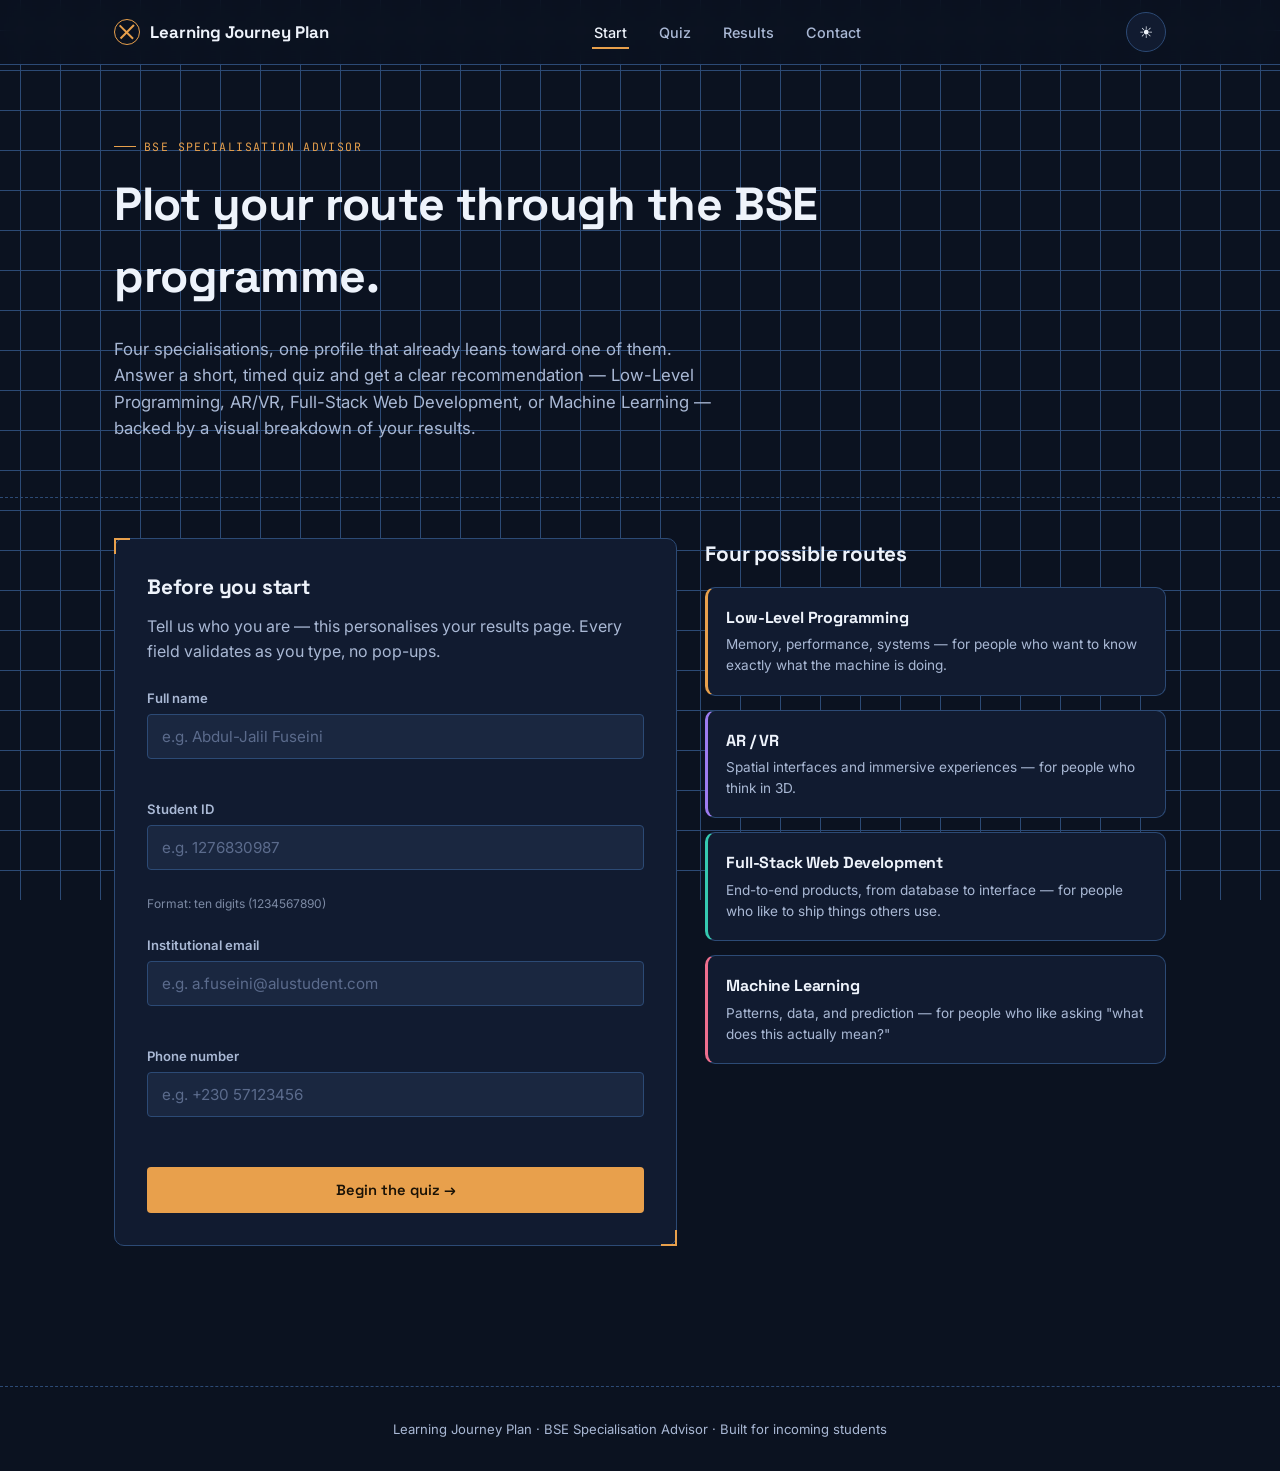
<file: index.html>
<!DOCTYPE html>
<html lang="en">
<head>
<meta charset="UTF-8">
<meta name="viewport" content="width=device-width, initial-scale=1.0">
<title>Learning Journey Plan — BSE Specialisation Advisor</title>
<meta name="description" content="Find the BSE specialisation that fits how you already think and work.">
<script>
  // Anti-flash: apply the saved theme before CSS paints, so there's no
  // flicker from dark → light (or vice versa) on page load.
  (function () {
    try {
      var t = localStorage.getItem('ljp_theme') || 'dark';
      document.documentElement.setAttribute('data-theme', t);
    } catch (e) {}
  })();
</script>
<link rel="preconnect" href="https://fonts.googleapis.com">
<link href="https://fonts.googleapis.com/css2?family=Space+Grotesk:wght@500;700&family=Inter:wght@400;500;600&family=JetBrains+Mono:wght@400;600&display=swap" rel="stylesheet">
<link rel="stylesheet" href="css/style.css">
</head>
<body>

<div class="scroll-progress"><span class="scroll-progress-fill" id="scrollProgressFill"></span></div>

<!--              THIS IS PRELOADER  SECTION                         -->
<div id="preloader">
  <div class="preloader-compass" aria-hidden="true"></div>
  <p class="preloader-label">Plotting your route</p>
</div>

<!-- THIS IS THE  NAVBAR SECTION -->
<nav class="site-nav">
  <div class="container">
    <a href="index.html" class="brand"><span class="brand-mark" aria-hidden="true"></span>Learning Journey Plan</a>
    <ul class="nav-links" id="navLinks">
      <li><a href="index.html" class="active">Start</a></li>
      <li><a href="quiz.html">Quiz</a></li>
      <li><a href="results.html">Results</a></li>
      <li><a href="contact.html">Contact</a></li>
    </ul>
    <div style="display:flex; align-items:center; gap:10px;">
      <button class="theme-toggle" id="themeToggle" aria-label="Toggle theme">☀</button>
      <button class="nav-toggle" id="navToggle" aria-label="Toggle menu" aria-expanded="false">
        <span class="bar"></span><span class="bar"></span><span class="bar"></span>
      </button>
    </div>
  </div>
</nav>

<!--              HEADER                    -->
<header class="page-header">
  <div class="container">
    <p class="eyebrow">BSE Specialisation Advisor</p>
    <h1>Plot your route through the BSE programme.</h1>
    <p class="lede">Four specialisations, one profile that already leans toward one of them.
      Answer a short, timed quiz and get a clear recommendation — Low-Level Programming,
      AR/VR, Full-Stack Web Development, or Machine Learning — backed by a visual
      breakdown of your results.</p>
  </div>
</header>


<!--                      MAIN             -->
<main class="container" style="padding: 40px 24px 80px;">
  <div class="grid-2">

    <!-- ---- Intake form ---- -->
    <section class="panel bracketed reveal" aria-labelledby="form-heading">
      <h2 id="form-heading" style="font-size:1.3rem;">Before you start</h2>
      <p style="margin-bottom:24px;">Tell us who you are — this personalises your results page.
        Every field validates as you type, no pop-ups.</p>

      <form id="intakeForm" novalidate>

        <div class="field" id="field-name">
          <label for="fullName">Full name</label>
          <input type="text" id="fullName" name="fullName" placeholder="e.g. Abdul-Jalil Fuseini" autocomplete="name">
          <span class="error-message" id="err-fullName"></span>
        </div>

        <div class="field" id="field-studentId">
          <label for="studentId">Student ID</label>
          <input type="text" id="studentId" name="studentId" placeholder="e.g. 1276830987" class="mono">
          <span class="error-message" id="err-studentId"></span>
          <span class="hint">Format: ten digits (1234567890)</span>
        </div>

        <div class="field" id="field-email">
          <label for="email">Institutional email</label>
          <input type="email" id="email" name="email" placeholder="e.g. a.fuseini@alustudent.com" autocomplete="email">
          <span class="error-message" id="err-email"></span>
        </div>

        <div class="field" id="field-phone">
          <label for="phone">Phone number</label>
          <input type="tel" id="phone" name="phone" placeholder="e.g. +230 57123456" autocomplete="tel">
          <span class="error-message" id="err-phone"></span>
        </div>

        <button type="submit" class="btn btn-primary" id="startBtn" style="width:100%; justify-content:center; margin-top:10px;">
          Begin the quiz →
        </button>
      </form>
    </section>

    <!-- ---- The  Specialisation preview cards ---- -->
    <section aria-labelledby="tracks-heading">
      <h2 id="tracks-heading" style="font-size:1.3rem; margin-bottom:16px;">Four possible routes</h2>
      <div style="display:grid; gap:14px;">

        <div class="panel reveal" style="--d:1; padding:18px; border-left:3px solid var(--cat-lowlevel);">
          <h3 style="font-size:1rem; margin-bottom:4px;">Low-Level Programming</h3>
          <p style="margin:0; font-size:0.85rem;">Memory, performance, systems — for people who want to know exactly what the machine is doing.</p>
        </div>

        <div class="panel reveal" style="--d:2; padding:18px; border-left:3px solid var(--cat-arvr);">
          <h3 style="font-size:1rem; margin-bottom:4px;">AR / VR</h3>
          <p style="margin:0; font-size:0.85rem;">Spatial interfaces and immersive experiences — for people who think in 3D.</p>
        </div>

        <div class="panel reveal" style="--d:3; padding:18px; border-left:3px solid var(--cat-fullstack);">
          <h3 style="font-size:1rem; margin-bottom:4px;">Full-Stack Web Development</h3>
          <p style="margin:0; font-size:0.85rem;">End-to-end products, from database to interface — for people who like to ship things others use.</p>
        </div>

        <div class="panel reveal" style="--d:4; padding:18px; border-left:3px solid var(--cat-ml);">
          <h3 style="font-size:1rem; margin-bottom:4px;">Machine Learning</h3>
          <p style="margin:0; font-size:0.85rem;">Patterns, data, and prediction — for people who like asking "what does this actually mean?"</p>
        </div>

      </div>
    </section>

  </div>
</main>

<footer class="site-footer">
  <div class="container">Learning Journey Plan · BSE Specialisation Advisor · Built for incoming students</div>
</footer>

<script src="js/preloader.js"></script>
<script src="js/nav.js"></script>
<script src="js/theme.js"></script>
<script src="js/effects.js"></script>
<script src="js/validation.js"></script>
<script src="js/landing.js"></script>
</body>
</html>
</file>
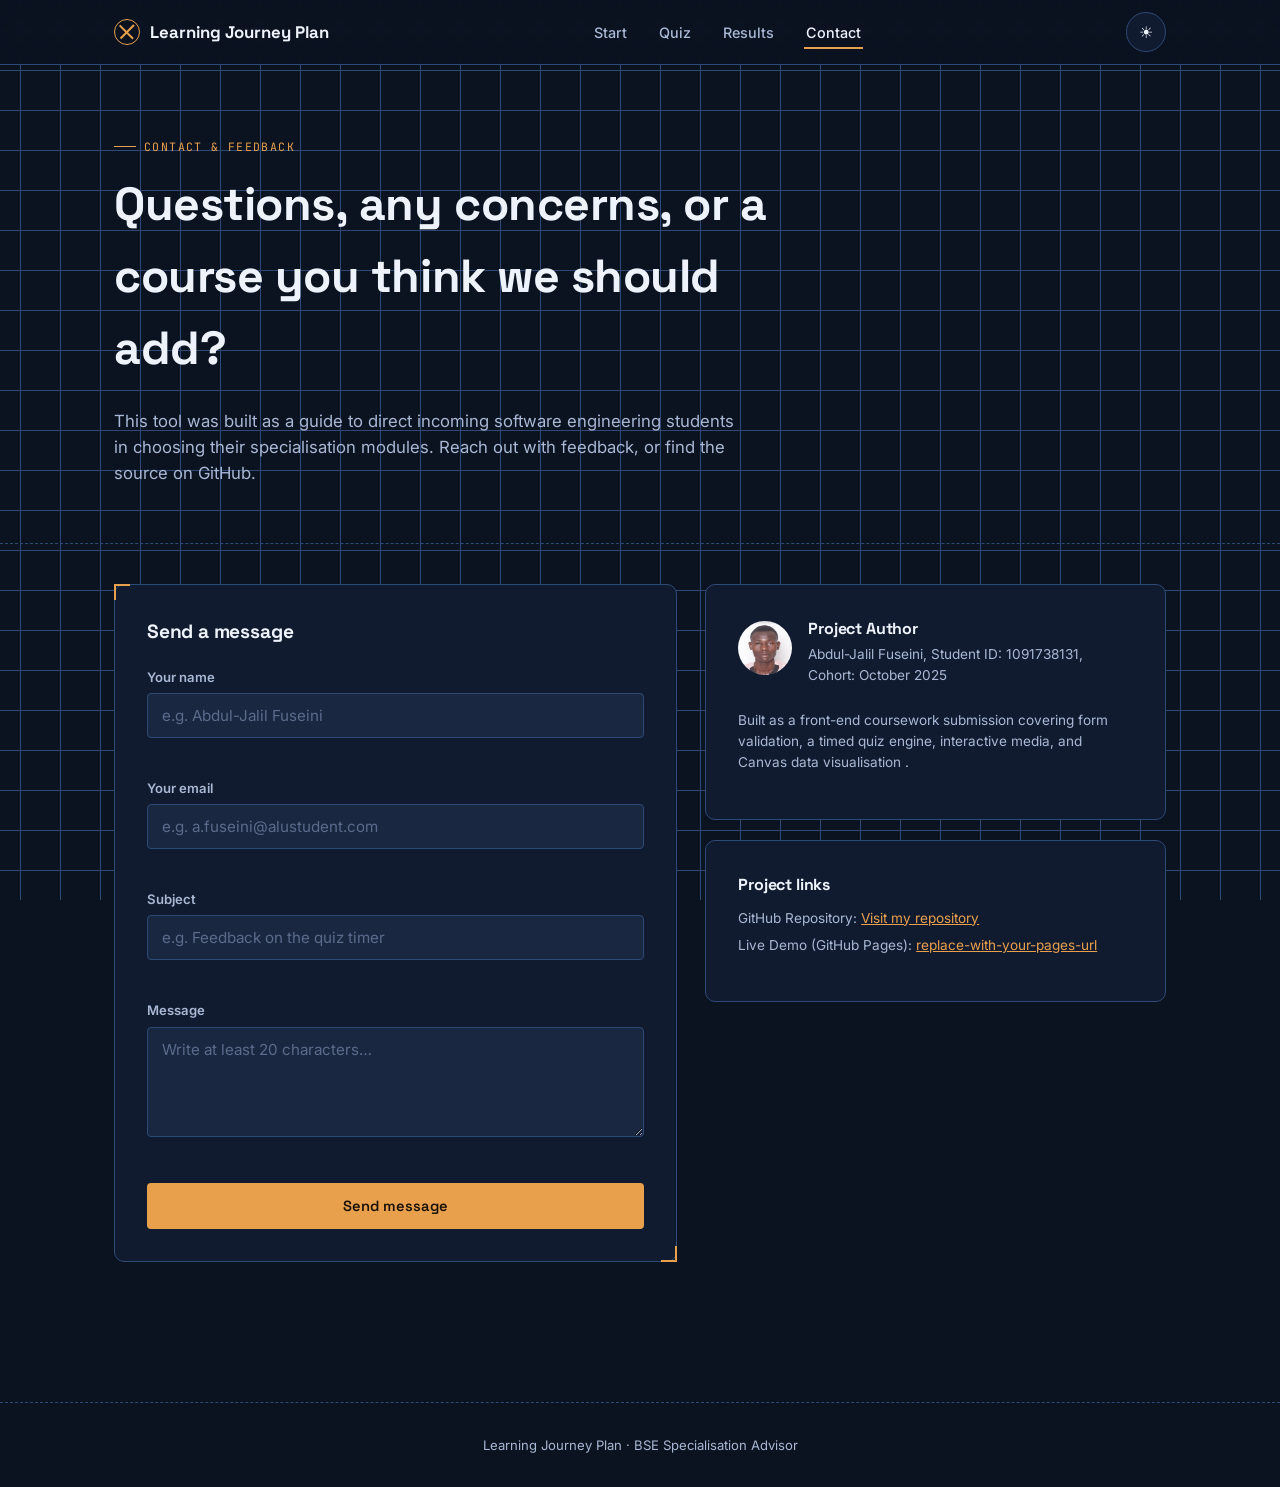
<file: contact.html>
<!DOCTYPE html>
<html lang="en">
<head>
<meta charset="UTF-8">
<meta name="viewport" content="width=device-width, initial-scale=1.0">
<title>Contact & Feedback — BSE Specialisation Advisor</title>
<script>
  (function () {
    try {
      var t = localStorage.getItem('ljp_theme') || 'dark';
      document.documentElement.setAttribute('data-theme', t);
    } catch (e) {}
  })();
</script>
<link href="https://fonts.googleapis.com/css2?family=Space+Grotesk:wght@500;700&family=Inter:wght@400;500;600&family=JetBrains+Mono:wght@400;600&display=swap" rel="stylesheet">
<link rel="stylesheet" href="css/style.css">
</head>
<body>

<div class="scroll-progress"><span class="scroll-progress-fill" id="scrollProgressFill"></span></div>

<div id="preloader">
  <div class="preloader-compass" aria-hidden="true"></div>
  <p class="preloader-label">Plotting your route</p>
</div>

<nav class="site-nav">
  <div class="container">
    <a href="index.html" class="brand"><span class="brand-mark" aria-hidden="true"></span>Learning Journey Plan</a>
    <ul class="nav-links" id="navLinks">
      <li><a href="index.html">Start</a></li>
      <li><a href="quiz.html">Quiz</a></li>
      <li><a href="results.html">Results</a></li>
      <li><a href="contact.html" class="active">Contact</a></li>
    </ul>
    <div style="display:flex; align-items:center; gap:10px;">
      <button class="theme-toggle" id="themeToggle" aria-label="Toggle theme">☀</button>
      <button class="nav-toggle" id="navToggle" aria-label="Toggle menu" aria-expanded="false">
        <span class="bar"></span><span class="bar"></span><span class="bar"></span>
      </button>
    </div>
  </div>
</nav>

<header class="page-header">
  <div class="container">
    <p class="eyebrow">Contact & Feedback</p>
    <h1>Questions, any concerns, or a course you think we should add?</h1>
    <p class="lede">This tool was built as a guide to direct incoming software engineering students in choosing their specialisation modules. Reach out with feedback, or
      find the source on GitHub.</p>
  </div>
</header>

<main class="container" style="padding: 40px 24px 80px;">
  <div class="grid-2">

    <section class="panel bracketed reveal">
      <h2 style="font-size:1.2rem; margin-bottom:20px;">Send a message</h2>

      <form id="contactForm" novalidate>
        <div class="field" id="field-cName">
          <label for="cName">Your name</label>
          <input type="text" id="cName" placeholder="e.g. Abdul-Jalil Fuseini">
          <span class="error-message" id="err-cName"></span>
        </div>

        <div class="field" id="field-cEmail">
          <label for="cEmail">Your email</label>
          <input type="email" id="cEmail" placeholder="e.g. a.fuseini@alustudent.com">
          <span class="error-message" id="err-cEmail"></span>
        </div>

        <div class="field" id="field-cSubject">
          <label for="cSubject">Subject</label>
          <input type="text" id="cSubject" placeholder="e.g. Feedback on the quiz timer">
          <span class="error-message" id="err-cSubject"></span>
        </div>

        <div class="field" id="field-cMessage">
          <label for="cMessage">Message</label>
          <textarea id="cMessage" placeholder="Write at least 20 characters…"></textarea>
          <span class="error-message" id="err-cMessage"></span>
        </div>

        <button type="submit" class="btn btn-primary" id="sendBtn" style="width:100%; justify-content:center;">Send message</button>

        <div class="form-status" id="formStatus" role="status"></div>
      </form>
    </section>

    <section>
      <div class="panel reveal" style="--d:1; margin-bottom:20px;">
        <div class="author-card">
          <div class="author-avatar" aria-hidden="true">
            <img src="assets/images/AbdulPic.jpg">
          </div>
          <div>
            <h3 style="font-size:1rem; margin-bottom:2px;">Project Author</h3>
            <p style="margin:0; font-size:0.85rem;">Abdul-Jalil Fuseini, Student ID: 1091738131, Cohort: October 2025</p>
          </div>
        </div>
        <p style="font-size:0.85rem;">Built as a front-end coursework submission covering form validation,
          a timed quiz engine, interactive media, and Canvas data visualisation .</p>
      </div>

      <div class="panel reveal" style="--d:2;">
        <h3 style="font-size:1rem; margin-bottom:10px;">Project links</h3>
        <p style="font-size:0.85rem; margin-bottom:6px;">
          GitHub Repository: <a href="https://github.com/Abdul-Jalil1234/Front-End-Summative-Assessment.git" id="repoLink" target="blank">Visit my repository </a>
        </p>
        <p style="font-size:0.85rem;">
          Live Demo (GitHub Pages): <a href="#" id="liveLink">replace-with-your-pages-url</a>
        </p>
      </div>
    </section>

  </div>
</main>

<footer class="site-footer">
  <div class="container">Learning Journey Plan · BSE Specialisation Advisor</div>
</footer>

<script src="js/preloader.js"></script>
<script src="js/nav.js"></script>
<script src="js/theme.js"></script>
<script src="js/effects.js"></script>
<script src="js/validation.js"></script>
<script src="js/contact.js"></script>
</body>
</html>
</file>
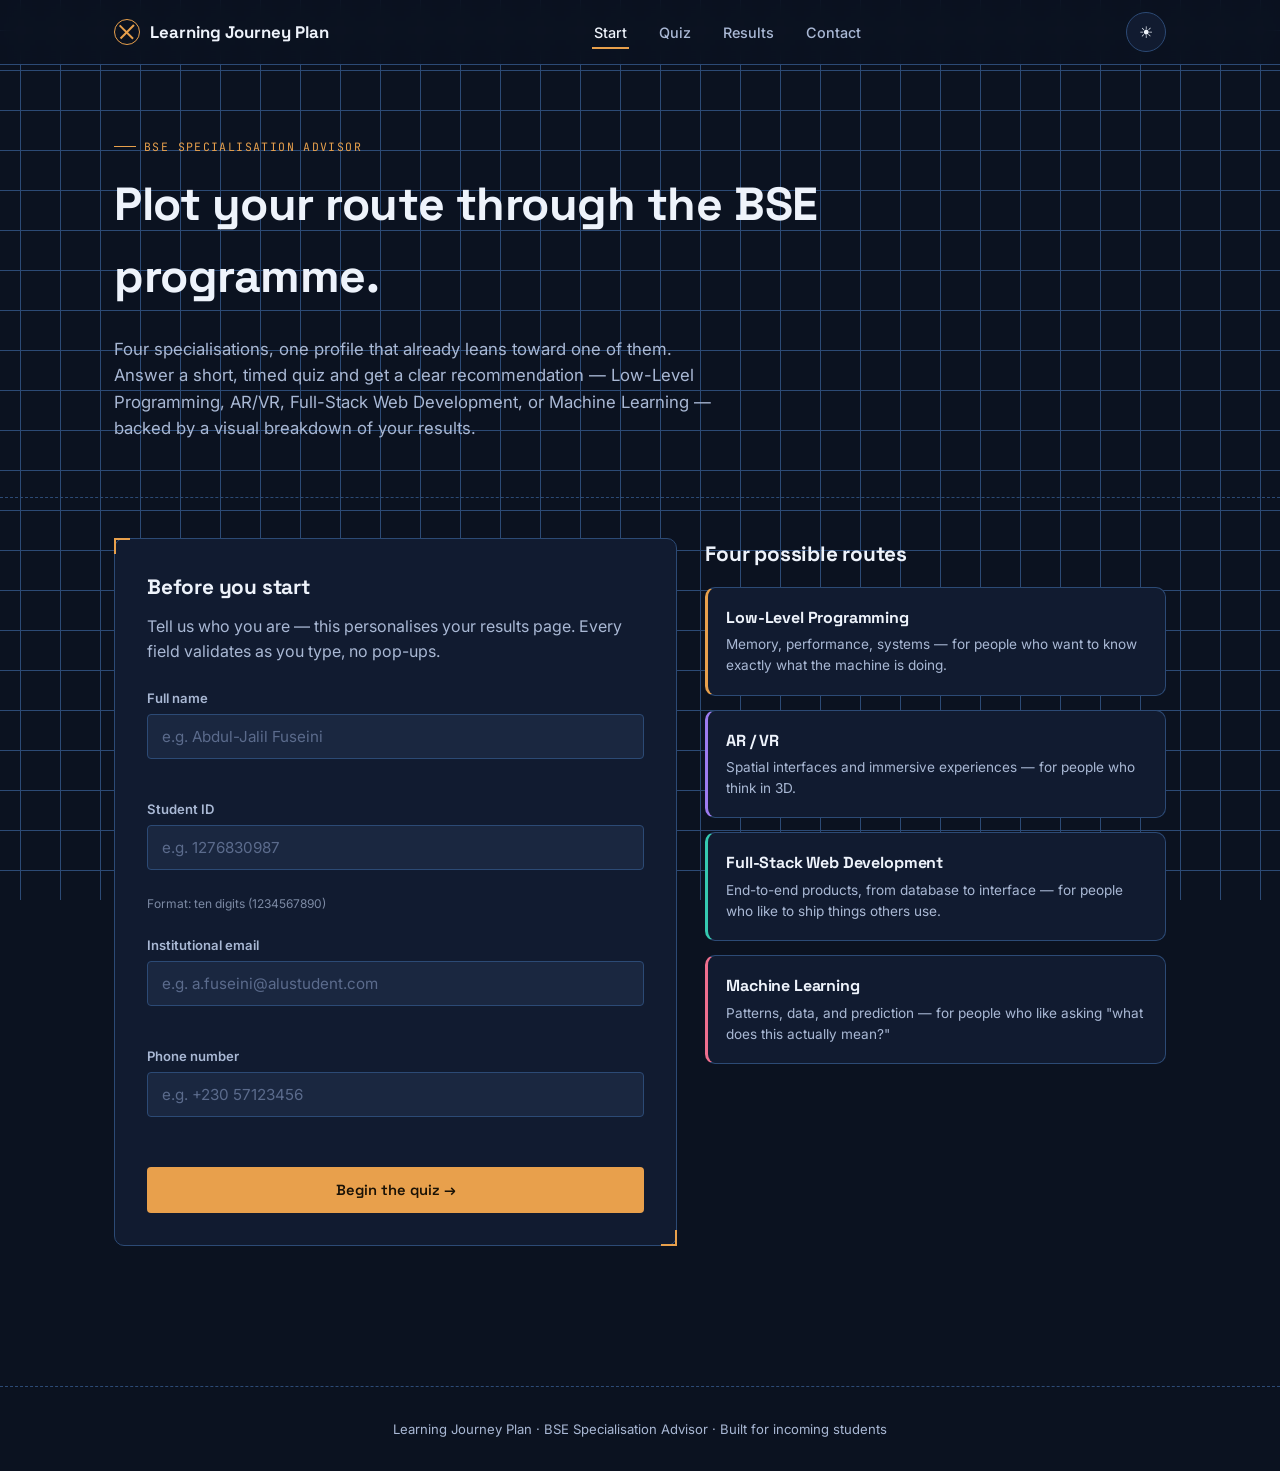
<file: quiz.html>
<!DOCTYPE html>
<html lang="en">
<head>
<meta charset="UTF-8">
<meta name="viewport" content="width=device-width, initial-scale=1.0">
<title>Quiz — BSE Specialisation Advisor</title>
<script>
  (function () {
    try {
      var t = localStorage.getItem('ljp_theme') || 'dark';
      document.documentElement.setAttribute('data-theme', t);
    } catch (e) {}
  })();
</script>
<link href="https://fonts.googleapis.com/css2?family=Space+Grotesk:wght@500;700&family=Inter:wght@400;500;600&family=JetBrains+Mono:wght@400;600&display=swap" rel="stylesheet">
<link rel="stylesheet" href="css/style.css">
</head>
<body>

<div class="scroll-progress"><span class="scroll-progress-fill" id="scrollProgressFill"></span></div>

<div id="preloader">
  <div class="preloader-compass" aria-hidden="true"></div>
  <p class="preloader-label">Plotting your route</p>
</div>

<nav class="site-nav">
  <div class="container">
    <a href="index.html" class="brand"><span class="brand-mark" aria-hidden="true"></span>Learning Journey Plan</a>
    <ul class="nav-links" id="navLinks">
      <li><a href="index.html">Start</a></li>
      <li><a href="quiz.html" class="active">Quiz</a></li>
      <li><a href="results.html">Results</a></li>
      <li><a href="contact.html">Contact</a></li>
    </ul>
    <div style="display:flex; align-items:center; gap:10px;">
      <button class="theme-toggle" id="themeToggle" aria-label="Toggle theme">☀</button>
      <button class="nav-toggle" id="navToggle" aria-label="Toggle menu" aria-expanded="false">
        <span class="bar"></span><span class="bar"></span><span class="bar"></span>
      </button>
    </div>
  </div>
</nav>

<main class="container" style="padding: 40px 24px 80px; max-width: 780px;">

  <div class="quiz-topbar">
    <div class="route-progress" id="routeProgress" aria-label="Quiz progress"></div>
    <div class="timer-badge" id="timerBadge" role="timer" aria-live="polite">05:00</div>
  </div>

  <!-- Screen-reader live region announcing state changes (locked, submitted, etc.) -->
  <p class="visually-hidden" id="quizLiveRegion" aria-live="assertive"></p>

  <section class="panel bracketed question-card" id="quizMount" aria-live="polite">
    <!-- Question content is rendered here by js/quiz.js -->
  </section>

  <div class="quiz-actions">
    <button class="btn btn-ghost" id="prevBtn" type="button">← Back</button>
    <button class="btn btn-primary" id="nextBtn" type="button">Next →</button>
  </div>

</main>

<footer class="site-footer">
  <div class="container">Learning Journey Plan · BSE Specialisation Advisor</div>
</footer>

<audio id="quizAudio" preload="auto">
  <source src="assets/audio/quiz.wav" type="audio/wav">
  <source src="assets/audio/quiz.mp3" type="audio/mpeg">
</audio>

<script src="js/preloader.js"></script>
<script src="js/nav.js"></script>
<script src="js/theme.js"></script>
<script src="js/effects.js"></script>
<script src="js/quiz.js"></script>
</body>
</html>
</file>
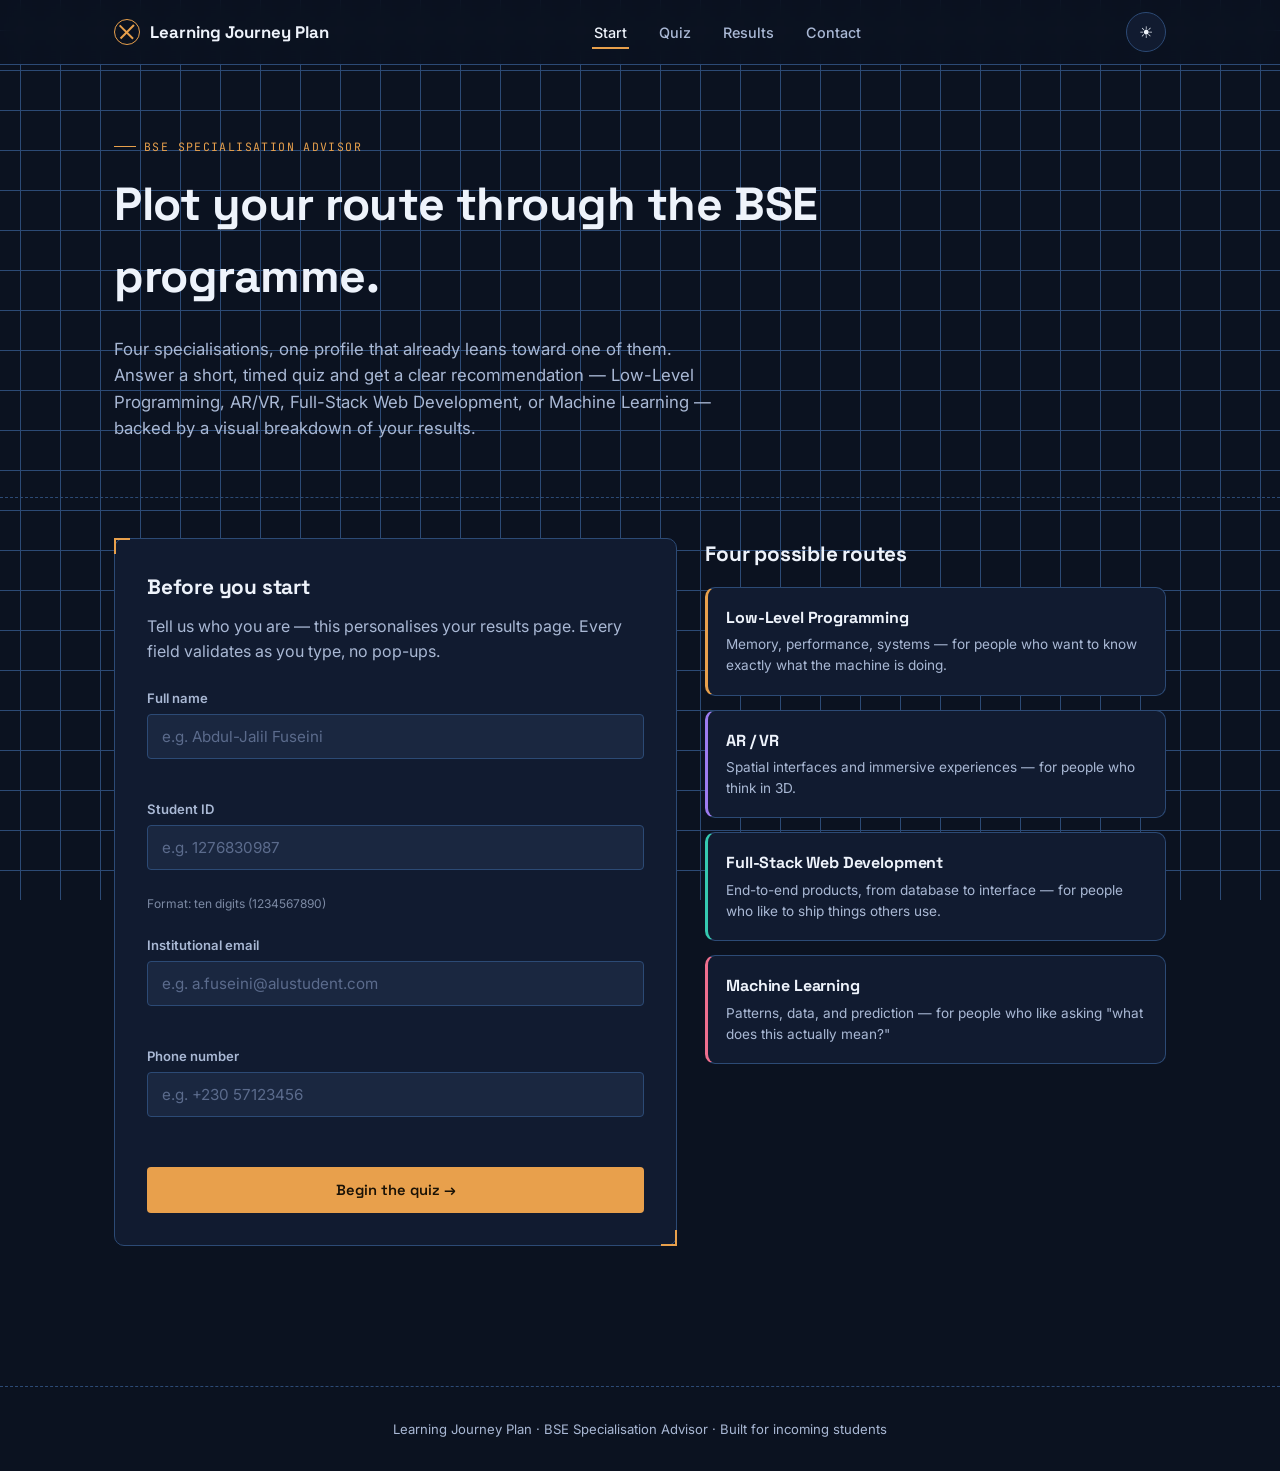
<file: results.html>
<!DOCTYPE html>
<html lang="en">
<head>
<meta charset="UTF-8">
<meta name="viewport" content="width=device-width, initial-scale=1.0">
<title>Your Results — BSE Specialisation Advisor</title>
<script>
  (function () {
    try {
      var t = localStorage.getItem('ljp_theme') || 'dark';
      document.documentElement.setAttribute('data-theme', t);
    } catch (e) {}
  })();
</script>
<link href="https://fonts.googleapis.com/css2?family=Space+Grotesk:wght@500;700&family=Inter:wght@400;500;600&family=JetBrains+Mono:wght@400;600&display=swap" rel="stylesheet">
<link rel="stylesheet" href="css/style.css">
</head>
<body>

<div class="scroll-progress"><span class="scroll-progress-fill" id="scrollProgressFill"></span></div>

<div id="preloader">
  <div class="preloader-compass" aria-hidden="true"></div>
  <p class="preloader-label">Charting your results</p>
</div>

<nav class="site-nav">
  <div class="container">
    <a href="index.html" class="brand"><span class="brand-mark" aria-hidden="true"></span>Learning Journey Plan</a>
    <ul class="nav-links" id="navLinks">
      <li><a href="index.html">Start</a></li>
      <li><a href="quiz.html">Quiz</a></li>
      <li><a href="results.html" class="active">Results</a></li>
      <li><a href="contact.html">Contact</a></li>
    </ul>
    <div style="display:flex; align-items:center; gap:10px;">
      <button class="theme-toggle" id="themeToggle" aria-label="Toggle theme">☀</button>
      <button class="nav-toggle" id="navToggle" aria-label="Toggle menu" aria-expanded="false">
        <span class="bar"></span><span class="bar"></span><span class="bar"></span>
      </button>
    </div>
  </div>
</nav>

<!-- This harbours the Live ticker of recent completions on this device (seeded with sample
     entries so it never looks empty on a first visit). -->
<div class="marquee-wrap" aria-label="Recent quiz completions on this device">
  <div class="marquee-track" id="marqueeTrack"><!-- Will be handled by js --></div>
</div>

<main class="container" style="padding: 8px 24px 80px; max-width: 900px;">

  <div class="results-hero reveal">
    <p class="eyebrow" style="justify-content:center;" id="studentLine">YOUR ROUTE, STUDENT</p>
    <h1 class="cat-name" id="topCatName">—</h1>
    <p id="topCatDesc" style="max-width:600px; margin:0 auto;">—</p>
  </div>

  <div class="canvas-wrap reveal" style="flex-direction:column;">
    <div class="chart-tabs">
      <button class="chart-tab active" id="tabRadar" type="button">◈ Radar</button>
      <button class="chart-tab" id="tabBar" type="button">▥ Bar graph</button>
    </div>
    <canvas id="resultsCanvas" width="480" height="440" role="img" aria-label="Chart of your specialisation profile"></canvas>
  </div>

  <div class="panel bracketed mt-lg reveal">
    <h2 style="font-size:1.1rem;">Score breakdown</h2>
    <div class="score-breakdown" id="scoreBreakdown">
      <!--Will be handled by js --></div>
  </div>
  


  <div class="panel bracketed mt-lg reveal">
    <h2 style="font-size:1.1rem;">Suggested next steps</h2>
    <ul class="next-steps" id="nextSteps"><!-- Will be handled by js --></ul>
  </div>

  <div class="panel bracketed mt-lg reveal">
    <h2 style="font-size:1.1rem;">Go further</h2>
    <p style="font-size:0.85rem; margin-bottom:16px;">A curated roadmap and video starting points for your top match.</p>
    <div style="display:grid; gap:10px;" id="goFurther"><!-- Will be handled by js --></div>
  </div>

  <div class="text-center mt-lg">
    <a href="quiz.html" class="btn btn-ghost">Retake the quiz</a>
    <a href="contact.html" class="btn btn-primary">Talk to an advisor →</a>
  </div>

</main>

<footer class="site-footer">
  <div class="container">Learning Journey Plan · BSE Specialisation Advisor</div>
</footer>

<script src="js/preloader.js"></script>
<script src="js/nav.js"></script>
<script src="js/theme.js"></script>
<script src="js/effects.js"></script>
<script src="js/results.js"></script>
<script src="js/canvas-chart.js"></script>
<script src="js/confetti.js"></script>
</body>
</html>
</file>
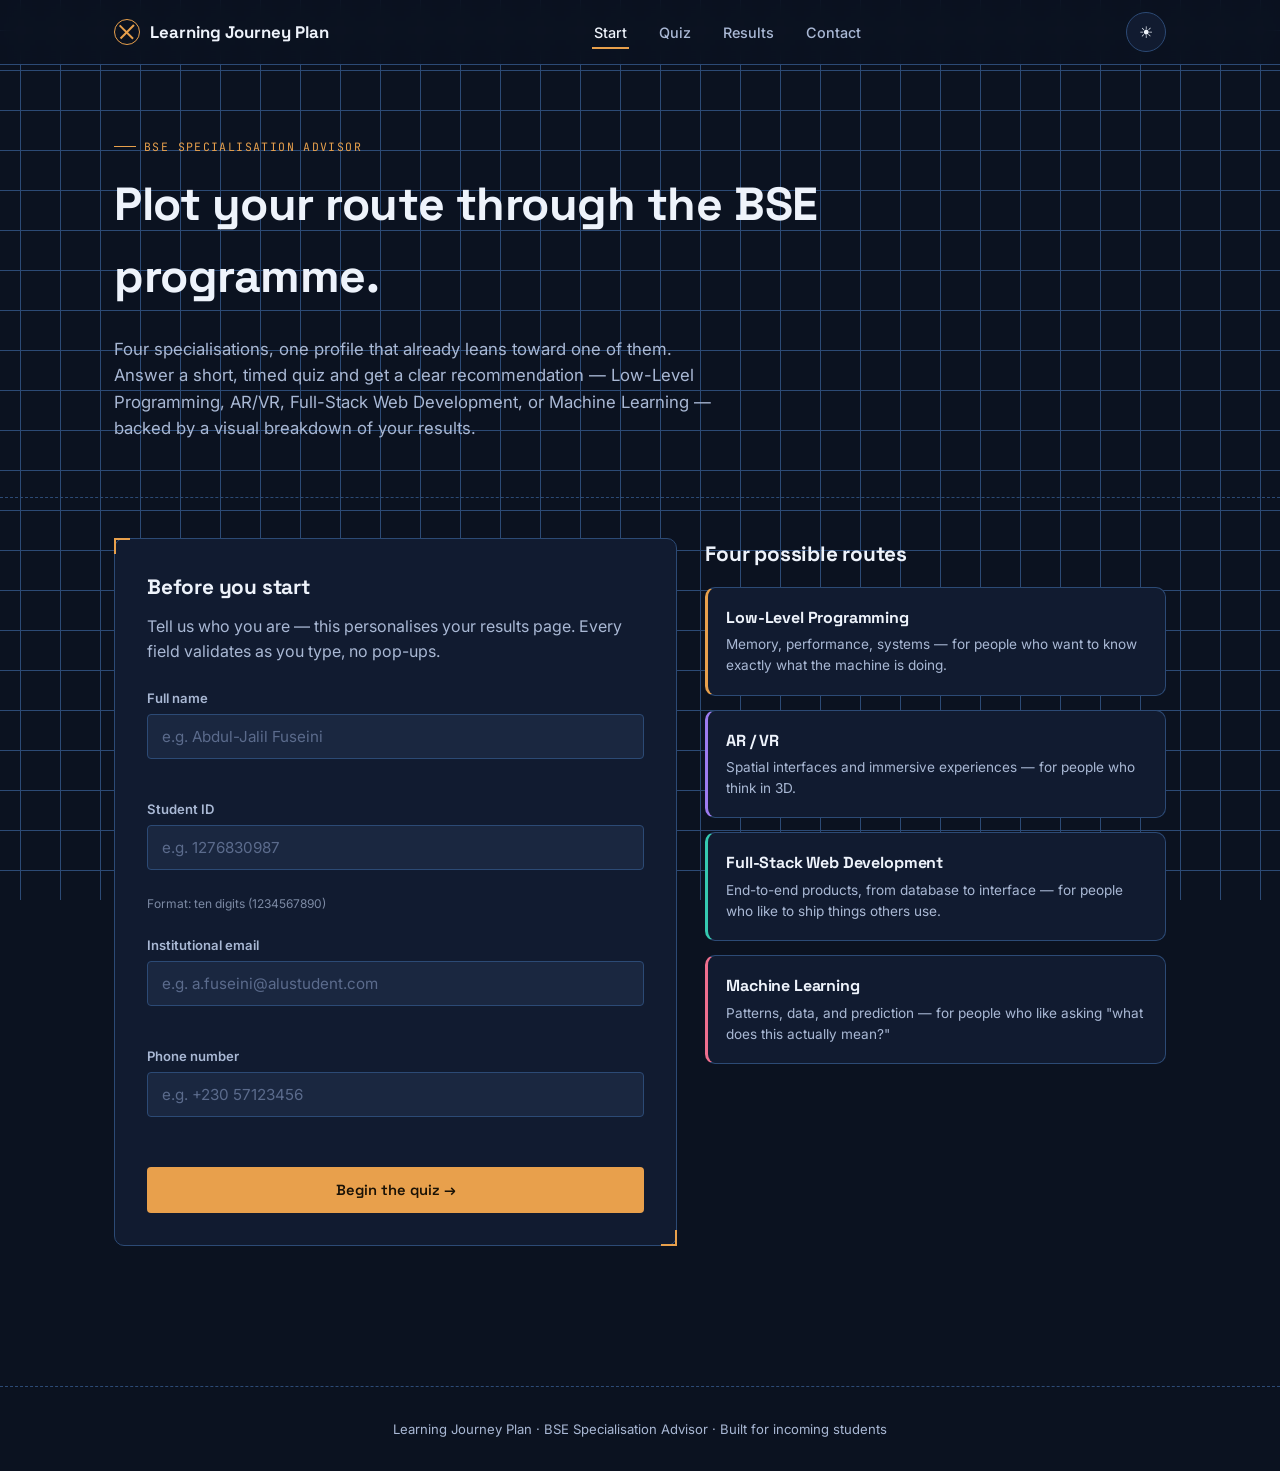
<file: Bse-specialisation-module-advisor/quiz.html>
<!DOCTYPE html>
<html lang="en">
<head>
<meta charset="UTF-8">
<meta name="viewport" content="width=device-width, initial-scale=1.0">
<title>Quiz — BSE Specialisation Advisor</title>
<script>
  (function () {
    try {
      var t = localStorage.getItem('ljp_theme') || 'dark';
      document.documentElement.setAttribute('data-theme', t);
    } catch (e) {}
  })();
</script>
<link href="https://fonts.googleapis.com/css2?family=Space+Grotesk:wght@500;700&family=Inter:wght@400;500;600&family=JetBrains+Mono:wght@400;600&display=swap" rel="stylesheet">
<link rel="stylesheet" href="css/style.css">
</head>
<body>

<div class="scroll-progress"><span class="scroll-progress-fill" id="scrollProgressFill"></span></div>

<div id="preloader">
  <div class="preloader-compass" aria-hidden="true"></div>
  <p class="preloader-label">Plotting your route</p>
</div>

<nav class="site-nav">
  <div class="container">
    <a href="index.html" class="brand"><span class="brand-mark" aria-hidden="true"></span>Learning Journey Plan</a>
    <ul class="nav-links" id="navLinks">
      <li><a href="index.html">Start</a></li>
      <li><a href="quiz.html" class="active">Quiz</a></li>
      <li><a href="results.html">Results</a></li>
      <li><a href="contact.html">Contact</a></li>
    </ul>
    <div style="display:flex; align-items:center; gap:10px;">
      <button class="theme-toggle" id="themeToggle" aria-label="Toggle theme">☀</button>
      <button class="nav-toggle" id="navToggle" aria-label="Toggle menu" aria-expanded="false">
        <span class="bar"></span><span class="bar"></span><span class="bar"></span>
      </button>
    </div>
  </div>
</nav>

<main class="container" style="padding: 40px 24px 80px; max-width: 780px;">

  <div class="quiz-topbar">
    <div class="route-progress" id="routeProgress" aria-label="Quiz progress"></div>
    <div class="timer-badge" id="timerBadge" role="timer" aria-live="polite">05:00</div>
  </div>

  <!-- Screen-reader live region announcing state changes (locked, submitted, etc.) -->
  <p class="visually-hidden" id="quizLiveRegion" aria-live="assertive"></p>

  <section class="panel bracketed question-card" id="quizMount" aria-live="polite">
    <!-- Question content is rendered here by js/quiz.js -->
  </section>

  <div class="quiz-actions">
    <button class="btn btn-ghost" id="prevBtn" type="button">← Back</button>
    <button class="btn btn-primary" id="nextBtn" type="button">Next →</button>
  </div>

</main>

<footer class="site-footer">
  <div class="container">Learning Journey Plan · BSE Specialisation Advisor</div>
</footer>

<audio id="quizAudio" preload="auto">
  <source src="assets/audio/sprint_rhythm.wav" type="audio/wav">
  <source src="assets/audio/sprint_rhythm.mp3" type="audio/mpeg">
</audio>

<script src="js/preloader.js"></script>
<script src="js/nav.js"></script>
<script src="js/theme.js"></script>
<script src="js/effects.js"></script>
<script src="js/quiz.js"></script>
</body>
</html>
</file>
<file: css/style.css>
/* ==========================================================================
   LEARNING JOURNEY PLAN — BSE SPECIALISATION ADVISOR
   Design language: "Engineering Blueprint"
   Rationale: the app is literally plotting a student's route through four
   engineering specialisations, so the visual system borrows from technical
   drafting — blueprint-grid backgrounds, corner brackets like schematic
   callouts, dashed "route" connectors, and a compass/radar instrument as
   the results-page signature element.
   ========================================================================== */

/* --------------------------------------------------------------------------
   1. DESIGN TOKENS
   -------------------------------------------------------------------------- */
:root {
  /* -- Colour: blueprint navy surface + four specialisation accent hues -- */
  --ink-900: #0b1220;      /* page background (deep blueprint navy)      */
  --ink-800: #111b30;      /* card / panel surface                       */
  --ink-700: #1a2740;      /* raised surface / input background          */
  --line-blue: #2c4a75;    /* grid + hairline colour                     */
  --paper: #eef3fb;        /* primary text on dark                       */
  --paper-dim: #a9b8d4;    /* secondary text on dark                     */

  --route-amber: #e8a04c;  /* primary accent / active route line         */
  --cat-lowlevel: #e8a04c; /* Low-Level Programming                      */
  --cat-arvr: #9d7bf0;     /* AR / VR                                    */
  --cat-fullstack: #35c9b0;/* Full-Stack Web Development                 */
  --cat-ml: #ef6f8e;       /* Machine Learning                           */

  --ok: #3ed598;
  --err: #ef5c6e;

  /* -- Type: technical display + neutral body + monospace for data -- */
  --font-display: 'Space Grotesk', 'Segoe UI', sans-serif;
  --font-body: 'Inter', 'Segoe UI', sans-serif;
  --font-mono: 'JetBrains Mono', 'Courier New', monospace;

  /* -- Layout -- */
  --radius: 4px;
  --radius-lg: 10px;
  --max-w: 1100px;
  --shadow-panel: 0 20px 60px -20px rgba(0,0,0,0.6);
}

/* Light theme — same structure, inverted surfaces. Toggled via
   documentElement[data-theme="light"], set by js/theme.js. Category
   accent colours stay identical in both themes so results stay legible
   and consistent regardless of mode. */
:root[data-theme="light"] {
  --ink-900: #f3f6fc;
  --ink-800: #ffffff;
  --ink-700: #eaf0fa;
  --line-blue: #c9d7ee;
  --paper: #101728;
  --paper-dim: #4b5a78;
  --shadow-panel: 0 20px 60px -20px rgba(16, 23, 40, 0.18);
}
:root[data-theme="light"] body {
  background-image:
    linear-gradient(var(--line-blue) 1px, transparent 1px),
    linear-gradient(90deg, var(--line-blue) 1px, transparent 1px);
}
:root[data-theme="light"] .site-nav { background: rgba(243, 246, 252, 0.85); }
:root[data-theme="light"] #preloader { background: var(--ink-900); }

/* --------------------------------------------------------------------------
   2. RESET & BASE
   -------------------------------------------------------------------------- */
* { box-sizing: border-box; }
html { scroll-behavior: smooth; }

body {
  margin: 0;
  font-family: var(--font-body);
  background-color: var(--ink-900);
  color: var(--paper);
  line-height: 1.55;
  /* Blueprint grid: two overlaid linear-gradients act as graph paper */
  background-image:
    linear-gradient(var(--line-blue) 1px, transparent 1px),
    linear-gradient(90deg, var(--line-blue) 1px, transparent 1px);
  background-size: 40px 40px;
  background-attachment: fixed;
  background-position: center;
  min-height: 100vh;
}

/* Respect users who prefer reduced motion */
@media (prefers-reduced-motion: reduce) {
  *, *::before, *::after { animation-duration: 0.001ms !important; animation-iteration-count: 1 !important; transition-duration: 0.001ms !important; scroll-behavior: auto !important; }
}

/* The score bars are a mild, purely-cosmetic width change — not the kind
   of motion (parallax, spinning, autoplay) reduced-motion settings exist
   to protect against — so they get a short, deliberate exemption from
   the blanket rule above instead of vanishing to 0.001ms. A class
   selector always wins over the universal `*` selector at equal
   !important weight, regardless of source order, so this reliably
   overrides the rule directly above it. */
@media (prefers-reduced-motion: reduce) {
  .score-bar-fill.fill-in { animation-duration: 0.5s !important; }
}

h1, h2, h3, h4 { font-family: var(--font-display); margin: 0 0 0.5em; letter-spacing: -0.01em; }
p { margin: 0 0 1em; color: var(--paper-dim); }
a { color: var(--route-amber); }
small, .mono { font-family: var(--font-mono); }

.container {
  max-width: var(--max-w);
  margin: 0 auto;
  padding: 0 24px;
}

/* Visible keyboard focus everywhere — accessibility floor */
a:focus-visible, button:focus-visible, input:focus-visible,
textarea:focus-visible, select:focus-visible, [tabindex]:focus-visible {
  outline: 2px solid var(--route-amber);
  outline-offset: 3px;
}

/* --------------------------------------------------------------------------
   3. NAVBAR
   -------------------------------------------------------------------------- */
.site-nav {
  position: sticky;
  top: 0;
  z-index: 50;
  background: rgba(11, 18, 32, 0.85);
  backdrop-filter: blur(8px);
  border-bottom: 1px solid var(--line-blue);
}
.site-nav .container {
  display: flex;
  align-items: center;
  justify-content: space-between;
  height: 64px;
}
.brand {
  display: flex;
  align-items: center;
  gap: 10px;
  font-family: var(--font-display);
  font-weight: 700;
  font-size: 1.05rem;
  color: var(--paper);
  text-decoration: none;
}
.brand .brand-mark {
  width: 26px; height: 26px;
  border: 1.5px solid var(--route-amber);
  border-radius: 50%;
  position: relative;
  flex-shrink: 0;
}
.brand .brand-mark::before,
.brand .brand-mark::after {
  content: "";
  position: absolute;
  background: var(--route-amber);
}
.brand .brand-mark::before { top: 50%; left: 10%; right: 10%; height: 1.5px; transform: translateY(-50%) rotate(45deg); }
.brand .brand-mark::after { top: 10%; bottom: 10%; left: 50%; width: 1.5px; transform: translateX(-50%) rotate(45deg); }

.nav-links { display: flex; gap: 28px; list-style: none; margin: 0; padding: 0; }
.nav-links a {
  color: var(--paper-dim);
  text-decoration: none;
  font-size: 0.9rem;
  font-weight: 500;
  padding: 6px 2px;
  border-bottom: 2px solid transparent;
  transition: color 0.2s ease, border-color 0.2s ease;
}
.nav-links a:hover, .nav-links a.active { color: var(--paper); border-color: var(--route-amber); }

/* --------------------------------------------------------------------------
   4. HERO / PAGE HEADER
   -------------------------------------------------------------------------- */
.page-header {
  padding: 64px 0 40px;
  border-bottom: 1px dashed var(--line-blue);
}
.eyebrow {
  display: inline-flex;
  align-items: center;
  gap: 8px;
  font-family: var(--font-mono);
  font-size: 0.72rem;
  letter-spacing: 0.12em;
  text-transform: uppercase;
  color: var(--route-amber);
  margin-bottom: 14px;
}
.eyebrow::before { content: ""; width: 22px; height: 1px; background: var(--route-amber); }

.page-header h1 { font-size: clamp(2rem, 4vw, 2.9rem); max-width: 720px; }
.page-header .lede { max-width: 620px; font-size: 1.05rem; }

/* --------------------------------------------------------------------------
   5. PANELS / CARDS
   -------------------------------------------------------------------------- */
.panel {
  background: var(--ink-800);
  border: 1px solid var(--line-blue);
  border-radius: var(--radius-lg);
  padding: 32px;
  position: relative;
}
/* Corner-bracket motif — reads as a schematic callout, echoes the blueprint idea */
.panel.bracketed::before, .panel.bracketed::after {
  content: "";
  position: absolute;
  width: 14px; height: 14px;
  border-top: 2px solid var(--route-amber);
  border-left: 2px solid var(--route-amber);
  top: -1px; left: -1px;
}
.panel.bracketed::after {
  top: auto; left: auto; bottom: -1px; right: -1px;
  border-top: none; border-left: none;
  border-bottom: 2px solid var(--route-amber);
  border-right: 2px solid var(--route-amber);
}

.grid-2 { display: grid; grid-template-columns: 1.1fr 0.9fr; gap: 28px; }
.grid-4 { display: grid; grid-template-columns: repeat(4, 1fr); gap: 18px; }

@media (max-width: 860px) {
  .grid-2 { grid-template-columns: 1fr; }
  .grid-4 { grid-template-columns: repeat(2, 1fr); }
}
@media (max-width: 520px) {
  .grid-4 { grid-template-columns: 1fr; }
}

/* --------------------------------------------------------------------------
   6. FORMS + INLINE VALIDATION
   -------------------------------------------------------------------------- */
.field { margin-bottom: 20px; }
.field label {
  display: block;
  font-size: 0.82rem;
  font-weight: 600;
  margin-bottom: 6px;
  color: var(--paper-dim);
}
.field .hint { font-size: 0.75rem; color: var(--paper-dim); opacity: 0.7; margin-top: 4px; }

.field input,
.field textarea,
.field select {
  width: 100%;
  background: var(--ink-700);
  border: 1.5px solid var(--line-blue);
  border-radius: var(--radius);
  padding: 12px 14px;
  color: var(--paper);
  font-family: var(--font-body);
  font-size: 0.95rem;
  transition: border-color 0.18s ease, box-shadow 0.18s ease, background-color 0.18s ease;
}
.field textarea { resize: vertical; min-height: 110px; }
.field input::placeholder, .field textarea::placeholder { color: #5b6b8c; }

.field input:focus, .field textarea:focus {
  border-color: var(--route-amber);
  box-shadow: 0 0 0 3px rgba(232, 160, 76, 0.15);
}

/* State toggling classes — applied by JS on input/blur */
.field.is-valid input,
.field.is-valid textarea { border-color: var(--ok); background-color: rgba(62, 213, 152, 0.06); }

.field.is-invalid input,
.field.is-invalid textarea { border-color: var(--err); background-color: rgba(239, 92, 110, 0.06); }

/* Inline error / success message region (never uses alert()) */
.error-message {
  display: block;
  min-height: 1.1em;
  margin-top: 6px;
  font-size: 0.78rem;
  color: var(--err);
  font-family: var(--font-mono);
}
.field.is-valid .error-message { color: var(--ok); }
.field.is-valid .error-message::before { content: "✓ "; }
.field.is-invalid .error-message::before { content: "✕ "; }

/* --------------------------------------------------------------------------
   7. BUTTONS
   -------------------------------------------------------------------------- */
.btn {
  display: inline-flex;
  align-items: center;
  gap: 8px;
  font-family: var(--font-display);
  font-weight: 600;
  font-size: 0.92rem;
  padding: 13px 26px;
  border-radius: var(--radius);
  border: 1.5px solid transparent;
  cursor: pointer;
  text-decoration: none;
  transition: transform 0.15s ease, box-shadow 0.15s ease, background-color 0.15s ease, opacity 0.15s ease;
}
.btn:active { transform: translateY(1px); }
.btn-primary { background: var(--route-amber); color: #1a1206; }
.btn-primary:hover { box-shadow: 0 8px 24px -6px rgba(232, 160, 76, 0.55); transform: translateY(-1px); }
.btn-ghost { background: transparent; color: var(--paper); border-color: var(--line-blue); }
.btn-ghost:hover { border-color: var(--paper-dim); }
.btn:disabled { opacity: 0.4; cursor: not-allowed; transform: none; box-shadow: none; }

/* --------------------------------------------------------------------------
   8. QUIZ PAGE
   -------------------------------------------------------------------------- */
.quiz-topbar {
  display: flex;
  align-items: center;
  justify-content: space-between;
  gap: 20px;
  margin-bottom: 28px;
  flex-wrap: wrap;
}

/* Custom progress indicator — dashed "route" of dots, not a stock <progress> bar */
.route-progress { display: flex; align-items: center; gap: 6px; }
.route-progress .stop {
  width: 10px; height: 10px;
  border-radius: 50%;
  background: var(--ink-700);
  border: 1.5px solid var(--line-blue);
  transition: background-color 0.25s ease, border-color 0.25s ease, transform 0.25s ease;
}
.route-progress .stop.done { background: var(--route-amber); border-color: var(--route-amber); }
.route-progress .stop.current { border-color: var(--route-amber); transform: scale(1.4); }

/* Live timer display */
.timer-badge {
  font-family: var(--font-mono);
  font-size: 1.1rem;
  font-weight: 700;
  padding: 8px 16px;
  border-radius: var(--radius);
  border: 1.5px solid var(--line-blue);
  background: var(--ink-800);
  color: var(--paper);
  min-width: 84px;
  text-align: center;
}
.timer-badge.warning {
  color: var(--err);
  border-color: var(--err);
  animation: pulse-warn 1s ease-in-out infinite;
}
@keyframes pulse-warn {
  0%, 100% { box-shadow: 0 0 0 0 rgba(239, 92, 110, 0.5); }
  50% { box-shadow: 0 0 0 8px rgba(239, 92, 110, 0); }
}

.quiz-locked { opacity: 0.5; pointer-events: none; filter: grayscale(0.4); }

.question-card {
  animation: card-in 0.35s ease both;
}
@keyframes card-in {
  from { opacity: 0; transform: translateY(10px); }
  to   { opacity: 1; transform: translateY(0); }
}
.question-card .q-index {
  font-family: var(--font-mono);
  font-size: 0.78rem;
  color: var(--route-amber);
  margin-bottom: 10px;
  letter-spacing: 0.08em;
}
.question-card h2 { font-size: 1.4rem; margin-bottom: 22px; }

.option-list { display: grid; gap: 12px; }
.option-card {
  display: flex;
  align-items: center;
  gap: 14px;
  width: 100%;
  text-align: left;
  background: var(--ink-700);
  border: 1.5px solid var(--line-blue);
  border-radius: var(--radius);
  padding: 14px 16px;
  color: var(--paper);
  font-family: var(--font-body);
  font-size: 0.95rem;
  cursor: pointer;
  transition: border-color 0.15s ease, background-color 0.15s ease, transform 0.1s ease;
}
.option-card:hover { border-color: var(--route-amber); transform: translateX(2px); }
.option-card.selected { border-color: var(--route-amber); background: rgba(232, 160, 76, 0.1); }
.option-card .opt-key {
  font-family: var(--font-mono);
  font-size: 0.75rem;
  color: var(--paper-dim);
  border: 1px solid var(--line-blue);
  border-radius: 3px;
  width: 22px; height: 22px;
  display: flex; align-items: center; justify-content: center;
  flex-shrink: 0;
}
.option-card.selected .opt-key { color: var(--route-amber); border-color: var(--route-amber); }

.quiz-actions { display: flex; justify-content: space-between; margin-top: 26px; }

/* Image hotspot question */
.hotspot-wrap { position: relative; border: 1px dashed var(--line-blue); border-radius: var(--radius); overflow: hidden; }
.hotspot-wrap svg { display: block; width: 100%; height: auto; }
.hotspot-zone { cursor: pointer; transition: opacity 0.2s ease; opacity: 0.001; }
.hotspot-zone:hover { opacity: 0.18; fill: var(--route-amber); }
.hotspot-zone.selected { opacity: 0.28; fill: var(--route-amber); }
.hotspot-label {
  font-family: var(--font-mono);
  font-size: 11px;
  fill: var(--paper-dim);
  pointer-events: none;
}

/* Audio question */
.audio-panel { display: flex; align-items: center; gap: 16px; flex-wrap: wrap; margin-bottom: 20px; }
.audio-controls { display: flex; gap: 10px; }
.audio-btn {
  width: 44px; height: 44px;
  border-radius: 50%;
  border: 1.5px solid var(--line-blue);
  background: var(--ink-700);
  color: var(--paper);
  cursor: pointer;
  display: flex; align-items: center; justify-content: center;
  font-size: 1rem;
  transition: border-color 0.15s ease, background-color 0.15s ease;
}
.audio-btn:hover { border-color: var(--route-amber); }
.audio-progress-track {
  flex: 1;
  min-width: 140px;
  height: 4px;
  background: var(--ink-700);
  border-radius: 2px;
  overflow: hidden;
}
.audio-progress-fill { height: 100%; width: 0%; background: var(--route-amber); transition: width 0.1s linear; }

/* --------------------------------------------------------------------------
   9. RESULTS PAGE
   -------------------------------------------------------------------------- */
.results-hero { display: grid; grid-template-columns: 1fr; gap: 10px; text-align: center; margin-bottom: 34px; }
.results-hero .cat-name { font-size: clamp(2rem, 5vw, 3.2rem); }

.canvas-wrap {
  background: var(--ink-800);
  border: 1px solid var(--line-blue);
  border-radius: var(--radius-lg);
  padding: 20px;
  display: flex;
  justify-content: center;
}
#resultsCanvas { max-width: 100%; }

.score-breakdown { display: grid; gap: 14px; margin-top: 24px; }
.score-row { display: grid; grid-template-columns: 160px 1fr 50px; align-items: center; gap: 12px; }
.score-row .cat-label { font-size: 0.85rem; font-weight: 600; }
.score-bar-track { height: 10px; background:var(--ink-700); border-radius: 5px; overflow: hidden;  }
.score-bar-fill { height: 100%; width: 0%; border-radius: 5px; background: var(--route-amber); transition: width 0.5s cubic-bezier(.2, .8, .2, 1); }
/* Applied by JS once the row's target width is known — a @keyframes
   animation, not a transition, so it doesn't depend on the browser
   having already painted the width:0% starting state first (see the
   comment in results.js next to where this class gets added). */
.score-bar-fill.fill-in {
  animation: bar-fill-grow 1s cubic-bezier(.2, .8, .2, 1) forwards;
}
@keyframes bar-fill-grow {
  from { width: 0%; }
  to   { width: var(--target-w ); }
}
.score-row .score-val { font-family: var(--font-mono); font-size: 0.85rem; text-align: right; color: var(--paper-dim); }

.next-steps { list-style: none; margin: 0; padding: 0; display: grid; gap: 10px; }
.next-steps li {
  display: flex; gap: 12px; align-items: flex-start;
  padding: 12px 14px;
  background: var(--ink-700);
  border-radius: var(--radius);
  border: 1px solid var(--line-blue);
  font-size: 0.9rem;
  color: var(--paper);
}
.next-steps li .n { font-family: var(--font-mono); color: var(--route-amber); }

/* --------------------------------------------------------------------------
   10. CONTACT PAGE
   -------------------------------------------------------------------------- */
.author-card { display: flex; gap: 16px; align-items: center; margin-bottom: 24px; }
.author-avatar img {
  width: 54px; height: 54px; border-radius: 50%;
  background: linear-gradient(135deg, var(--cat-lowlevel), var(--cat-arvr));
  flex-shrink: 0;
}
.form-status {
  margin-top: 16px;
  padding: 14px 16px;
  border-radius: var(--radius);
  font-size: 0.88rem;
  display: none;
}
.form-status.show { display: block; animation: card-in 0.3s ease both; }
.form-status.success { background: rgba(62, 213, 152, 0.1); border: 1px solid var(--ok); color: var(--ok); }
.form-status.error { background: rgba(239, 92, 110, 0.1); border: 1px solid var(--err); color: var(--err); }

/* --------------------------------------------------------------------------
   11. FOOTER
   -------------------------------------------------------------------------- */
.site-footer {
  border-top: 1px dashed var(--line-blue);
  padding: 32px 0;
  margin-top: 60px;
  color: var(--paper-dim);
  font-size: 0.82rem;
  text-align: center;
}

/* --------------------------------------------------------------------------
   12. PRELOADER
   Full-screen splash shown while fonts/assets settle. A compass needle
   sweeps and settles, echoing the "route/compass" motif used throughout.
   -------------------------------------------------------------------------- */
#preloader {
  position: fixed; inset: 0; z-index: 999;
  display: flex; flex-direction: column; align-items: center; justify-content: center;
  gap: 18px;
  background: var(--ink-900);
  transition: opacity 0.5s ease, visibility 0.5s ease;
}
#preloader.hidden { opacity: 0; visibility: hidden; pointer-events: none; }

.preloader-compass {
  width: 64px; height: 64px;
  border-radius: 50%;
  border: 2px solid var(--line-blue);
  position: relative;
}
.preloader-compass::before {
  content: "";
  position: absolute;
  top: 50%; left: 50%;
  width: 2px; height: 26px;
  background: linear-gradient(var(--route-amber), transparent);
  transform-origin: bottom center;
  transform: translate(-50%, -100%);
  animation: compass-spin 1.1s cubic-bezier(.5,0,.5,1) infinite;
}
.preloader-compass::after {
  content: "";
  position: absolute; top: 50%; left: 50%;
  width: 6px; height: 6px; border-radius: 50%;
  background: var(--route-amber);
  transform: translate(-50%, -50%);
}
@keyframes compass-spin {
  0%   { transform: translate(-50%, -100%) rotate(0deg); }
  50%  { transform: translate(-50%, -100%) rotate(200deg); }
  100% { transform: translate(-50%, -100%) rotate(360deg); }
}
.preloader-label {
  font-family: var(--font-mono);
  font-size: 0.75rem;
  letter-spacing: 0.14em;
  text-transform: uppercase;
  color: var(--paper-dim);
}
.preloader-label::after {
  content: "";
  display: inline-block;
  width: 1ch;
  animation: dots-cycle 1.2s steps(4) infinite;
}
@keyframes dots-cycle {
  0% { content: ""; } 25% { content: "."; } 50% { content: ".."; } 75% { content: "..."; }
}

/* --------------------------------------------------------------------------
   13. HAMBURGER / MOBILE NAV
   Hamburger button is only ever visible below 768px; the desktop nav-links
   row is hidden below that breakpoint and replaced with a slide-down panel.
   -------------------------------------------------------------------------- */
.nav-toggle {
  display: none;
  width: 40px; height: 40px;
  background: transparent;
  border: 1px solid var(--line-blue);
  border-radius: var(--radius);
  cursor: pointer;
  position: relative;
  flex-shrink: 0;
}
.nav-toggle .bar {
  position: absolute; left: 9px; right: 9px; height: 2px;
  background: var(--paper);
  transition: transform 0.28s ease, opacity 0.2s ease, top 0.28s ease;
}
.nav-toggle .bar:nth-child(1) { top: 13px; }
.nav-toggle .bar:nth-child(2) { top: 19px; }
.nav-toggle .bar:nth-child(3) { top: 25px; }
.nav-toggle[aria-expanded="true"] .bar:nth-child(1) { top: 19px; transform: rotate(45deg); }
.nav-toggle[aria-expanded="true"] .bar:nth-child(2) { opacity: 0; }
.nav-toggle[aria-expanded="true"] .bar:nth-child(3) { top: 19px; transform: rotate(-45deg); }

@media (max-width: 768px) {
  .nav-toggle { display: block; }
  .nav-links {
    position: fixed;
    top: 64px; left: 0; right: 0;
    flex-direction: column;
    gap: 0;
    background: var(--ink-800);
    border-bottom: 1px solid var(--line-blue);
    max-height: 0;
    overflow: hidden;
    transition: max-height 0.32s ease;
  }
  .nav-links.open { max-height: 260px; }
  .nav-links li { width: 100%; }
  .nav-links a {
    display: block;
    padding: 16px 24px;
    border-bottom: 1px solid var(--line-blue);
    border-left: 2px solid transparent;
  }
  .nav-links a.active, .nav-links a:hover { border-left-color: var(--route-amber); border-bottom-color: var(--line-blue); }
}

/* --------------------------------------------------------------------------
   14. SCROLL-REVEAL + COUNTERS
   -------------------------------------------------------------------------- */
.reveal {
  opacity: 0;
  transform: translateY(18px);
  transition: opacity 0.6s ease, transform 0.6s ease;
}
.reveal.in-view { opacity: 1; transform: none; }

/* Staggered children — set --d (delay index) inline per element */
.reveal[style*="--d"] { transition-delay: calc(var(--d) * 90ms); }

/* --------------------------------------------------------------------------
   15. MARQUEE (results page — "recent completions" ticker)
   -------------------------------------------------------------------------- */
.marquee-wrap {
  border-top: 1px solid var(--line-blue);
  border-bottom: 1px solid var(--line-blue);
  background: var(--ink-800);
  overflow: hidden;
  position: relative;
  padding: 10px 0;
  margin: 0 0 36px;
}
.marquee-wrap::before, .marquee-wrap::after {
  content: ""; position: absolute; top: 0; bottom: 0; width: 60px; z-index: 2; pointer-events: none;
}
.marquee-wrap::before { left: 0; background: linear-gradient(90deg, var(--ink-800), transparent); }
.marquee-wrap::after { right: 0; background: linear-gradient(-90deg, var(--ink-800), transparent); }

.marquee-track {
  display: flex;
  width: max-content;
  gap: 40px;
  animation: marquee-scroll 28s linear infinite;
}
.marquee-wrap:hover .marquee-track { animation-play-state: paused; }
@keyframes marquee-scroll {
  from { transform: translateX(0); }
  to   { transform: translateX(-50%); }
}
.marquee-item {
  display: flex; align-items: center; gap: 8px;
  font-family: var(--font-mono);
  font-size: 0.8rem;
  color: var(--paper-dim);
  white-space: nowrap;
}
.marquee-item .dot { width: 6px; height: 6px; border-radius: 50%; flex-shrink: 0; }

/* --------------------------------------------------------------------------
   16. CONFETTI CANVAS (results page celebration burst)
   -------------------------------------------------------------------------- */
#confettiCanvas {
  position: fixed; inset: 0;
  pointer-events: none;
  z-index: 40;
}

/* --------------------------------------------------------------------------
   17. QUIZ START GATE
   -------------------------------------------------------------------------- */
.start-gate { text-align: center; padding: 30px 10px; }
.start-gate .start-icon {
  width: 60px; height: 60px; margin: 0 auto 18px;
  border: 2px solid var(--route-amber);
  border-radius: 50%;
  display: flex; align-items: center; justify-content: center;
  font-size: 1.4rem;
  color: var(--route-amber);
}
.start-gate h2 { font-size: 1.5rem; margin-bottom: 10px; }
.start-gate ul.rules {
  list-style: none; padding: 0; margin: 20px 0 26px;
  display: grid; gap: 8px;
  text-align: left;
  max-width: 380px;
  margin-left: auto; margin-right: auto;
}
.start-gate ul.rules li {
  font-size: 0.85rem; color: var(--paper-dim);
  display: flex; gap: 10px; align-items: flex-start;
}
.start-gate ul.rules li::before { content: "→"; color: var(--route-amber); flex-shrink: 0; }

/* --------------------------------------------------------------------------
   18. GO-FURTHER SECTION (results page)
   -------------------------------------------------------------------------- */
.go-further-card {
  display: flex; align-items: center; justify-content: space-between; gap: 14px;
  padding: 14px 16px;
  background: var(--ink-700);
  border: 1px solid var(--line-blue);
  border-radius: var(--radius);
  text-decoration: none;
  color: var(--paper);
  transition: border-color 0.18s ease, transform 0.15s ease;
}
.go-further-card:hover { border-color: var(--route-amber); transform: translateX(3px); }
.go-further-card .gf-title { font-size: 0.9rem; font-weight: 600; }
.go-further-card .gf-sub { font-size: 0.76rem; color: var(--paper-dim); font-family: var(--font-mono); }
.go-further-card .gf-arrow { color: var(--route-amber); font-size: 1.1rem; flex-shrink: 0; }

/* --------------------------------------------------------------------------
   20. THEME TOGGLE
   -------------------------------------------------------------------------- */
.theme-toggle {
  width: 40px; height: 40px;
  border-radius: 50%;
  border: 1px solid var(--line-blue);
  background: var(--ink-800);
  color: var(--paper);
  cursor: pointer;
  display: flex; align-items: center; justify-content: center;
  font-size: 1rem;
  flex-shrink: 0;
  transition: border-color 0.2s ease, transform 0.4s ease;
}
.theme-toggle:hover { border-color: var(--route-amber); transform: rotate(20deg); }

/* --------------------------------------------------------------------------
   21. VIDEO SCENARIO QUESTION
   -------------------------------------------------------------------------- */
.video-wrap {
  position: relative;
  border-radius: var(--radius);
  overflow: hidden;
  border: 1px solid var(--line-blue);
  background: #000;
}
.video-wrap video { display: block; width: 100%; height: auto; }
.video-pause-overlay {
  position: absolute; inset: 0;
  display: flex; flex-direction: column; align-items: center; justify-content: flex-end;
  padding-top: 15px;
  padding: 20px;
  background: linear-gradient(0deg, rgba(11,18,32,0.92) 0%, rgba(11,18,32,0.15) 60%, transparent 100%);
  opacity: 0; pointer-events: none;
  transition: opacity 0.3s ease;
}
.video-pause-overlay.show { opacity: 1; pointer-events: auto; }
.video-pause-overlay .option-list { width: 100%; max-width: 460px; }
.video-status {
  font-family: var(--font-mono);
  font-size: 0.75rem;
  color: var(--paper-dim);
  margin-top: 10px;
}

/* --------------------------------------------------------------------------
   22. CHART TYPE TABS (results page)
   -------------------------------------------------------------------------- */
.chart-tabs { display: flex; gap: 8px; justify-content: center; margin-bottom: 16px; }
.chart-tab {
  font-family: var(--font-mono);
  font-size: 0.78rem;
  padding: 8px 16px;
  border-radius: 999px;
  border: 1px solid var(--line-blue);
  background: transparent;
  color: var(--paper-dim);
  cursor: pointer;
  transition: border-color 0.18s ease, color 0.18s ease, background-color 0.18s ease;
}
.chart-tab.active { border-color: var(--route-amber); color: var(--route-amber); background: rgba(232,160,76,0.08); }

/* --------------------------------------------------------------------------
   23. AUDIO STATUS TEXT (accessible fallback / error reporting)
   -------------------------------------------------------------------------- */
.audio-status {
  font-family: var(--font-mono);
  font-size: 0.76rem;
  color: var(--paper-dim);
  margin-top: -8px;
  margin-bottom: 18px;
}
.audio-status.error { color: var(--err); }
.audio-status.ready { color: var(--ok); }

/* --------------------------------------------------------------------------
   25. SCROLL PROGRESS BAR
   A slim bar fixed to the very top of the viewport, above the navbar,
   filling left-to-right as the student scrolls down the current page.
   -------------------------------------------------------------------------- */
.scroll-progress {
  position: fixed;
  top: 0; left: 0; right: 0;
  height: 3px;
  z-index: 70; /* above .site-nav (50) so it's never hidden behind it */
  background: transparent;
  pointer-events: none;
}
.scroll-progress-fill {
  display: block;
  height: 100%;
  width: 0%;
  background: linear-gradient(90deg, var(--route-amber), var(--cat-arvr));
  transition: width 0.12s linear;
}

/* --------------------------------------------------------------------------
   26. GLOW CURSOR
   A soft, lagging glow that follows the pointer. Purely decorative, so it
   is skipped entirely on touch devices (no real cursor to follow) and
   when the visitor has requested reduced motion — see effects.js.
   -------------------------------------------------------------------------- */
#cursorGlow {
  position: fixed;
  top: 0; left: 0;
  width: 340px; height: 340px;
  border-radius: 50%;
  background: radial-gradient(circle, rgba(232, 160, 76, 0.22), transparent 70%);
  mix-blend-mode: screen;
  pointer-events: none;
  z-index: 5; /* sits above the background grid, below real UI (panels, nav) */
  opacity: 0;
  transition: opacity 0.25s ease;
  will-change: transform;
}
/* Screen-blend glow reads as washed-out on a light background, so the
   light theme swaps to a gentler multiply blend at lower opacity instead
   of just turning it off outright. */
:root[data-theme="light"] #cursorGlow {
  background: radial-gradient(circle, rgba(232, 160, 76, 0.16), transparent 70%);
  mix-blend-mode: multiply;
}

/* --------------------------------------------------------------------------
   27. MAGNETIC BUTTONS
   JS (effects.js) moves these slightly toward the cursor on hover; this
   just makes sure that movement eases smoothly rather than snapping.
   -------------------------------------------------------------------------- */
.magnetic {
  transition: transform 0.25s cubic-bezier(.2, .9, .3, 1.3);
}

/* --------------------------------------------------------------------------
   28. UTILITIES
   -------------------------------------------------------------------------- */
.visually-hidden {
  position: absolute; width: 1px; height: 1px; overflow: hidden;
  clip: rect(0,0,0,0); white-space: nowrap; border: 0; padding: 0; margin: -1px;
}
.mt-lg { margin-top: 32px; }
.text-center { text-align: center; }
</file>
<file: Bse-specialisation-module-advisor/css/style.css>
/* ==========================================================================
   LEARNING JOURNEY PLAN — BSE SPECIALISATION ADVISOR
   Design language: "Engineering Blueprint"
   Rationale: the app is literally plotting a student's route through four
   engineering specialisations, so the visual system borrows from technical
   drafting — blueprint-grid backgrounds, corner brackets like schematic
   callouts, dashed "route" connectors, and a compass/radar instrument as
   the results-page signature element.
   ========================================================================== */

/* --------------------------------------------------------------------------
   1. DESIGN TOKENS
   -------------------------------------------------------------------------- */
:root {
  /* -- Colour: blueprint navy surface + four specialisation accent hues -- */
  --ink-900: #0b1220;      /* page background (deep blueprint navy)      */
  --ink-800: #111b30;      /* card / panel surface                       */
  --ink-700: #1a2740;      /* raised surface / input background          */
  --line-blue: #2c4a75;    /* grid + hairline colour                     */
  --paper: #eef3fb;        /* primary text on dark                       */
  --paper-dim: #a9b8d4;    /* secondary text on dark                     */

  --route-amber: #e8a04c;  /* primary accent / active route line         */
  --cat-lowlevel: #e8a04c; /* Low-Level Programming                      */
  --cat-arvr: #9d7bf0;     /* AR / VR                                    */
  --cat-fullstack: #35c9b0;/* Full-Stack Web Development                 */
  --cat-ml: #ef6f8e;       /* Machine Learning                           */

  --ok: #3ed598;
  --err: #ef5c6e;

  /* -- Type: technical display + neutral body + monospace for data -- */
  --font-display: 'Space Grotesk', 'Segoe UI', sans-serif;
  --font-body: 'Inter', 'Segoe UI', sans-serif;
  --font-mono: 'JetBrains Mono', 'Courier New', monospace;

  /* -- Layout -- */
  --radius: 4px;
  --radius-lg: 10px;
  --max-w: 1100px;
  --shadow-panel: 0 20px 60px -20px rgba(0,0,0,0.6);
}

/* Light theme — same structure, inverted surfaces. Toggled via
   documentElement[data-theme="light"], set by js/theme.js. Category
   accent colours stay identical in both themes so results stay legible
   and consistent regardless of mode. */
:root[data-theme="light"] {
  --ink-900: #f3f6fc;
  --ink-800: #ffffff;
  --ink-700: #eaf0fa;
  --line-blue: #c9d7ee;
  --paper: #101728;
  --paper-dim: #4b5a78;
  --shadow-panel: 0 20px 60px -20px rgba(16, 23, 40, 0.18);
}
:root[data-theme="light"] body {
  background-image:
    linear-gradient(var(--line-blue) 1px, transparent 1px),
    linear-gradient(90deg, var(--line-blue) 1px, transparent 1px);
}
:root[data-theme="light"] .site-nav { background: rgba(243, 246, 252, 0.85); }
:root[data-theme="light"] #preloader { background: var(--ink-900); }

/* --------------------------------------------------------------------------
   2. RESET & BASE
   -------------------------------------------------------------------------- */
* { box-sizing: border-box; }
html { scroll-behavior: smooth; }

body {
  margin: 0;
  font-family: var(--font-body);
  background-color: var(--ink-900);
  color: var(--paper);
  line-height: 1.55;
  /* Blueprint grid: two overlaid linear-gradients act as graph paper */
  background-image:
    linear-gradient(var(--line-blue) 1px, transparent 1px),
    linear-gradient(90deg, var(--line-blue) 1px, transparent 1px);
  background-size: 40px 40px;
  background-attachment: fixed;
  background-position: center;
  min-height: 100vh;
}

/* Respect users who prefer reduced motion */
@media (prefers-reduced-motion: reduce) {
  *, *::before, *::after { animation-duration: 0.001ms !important; animation-iteration-count: 1 !important; transition-duration: 0.001ms !important; scroll-behavior: auto !important; }
}

/* The score bars are a mild, purely-cosmetic width change — not the kind
   of motion (parallax, spinning, autoplay) reduced-motion settings exist
   to protect against — so they get a short, deliberate exemption from
   the blanket rule above instead of vanishing to 0.001ms. A class
   selector always wins over the universal `*` selector at equal
   !important weight, regardless of source order, so this reliably
   overrides the rule directly above it. */
@media (prefers-reduced-motion: reduce) {
  .score-bar-fill.fill-in { animation-duration: 0.5s !important; }
}

h1, h2, h3, h4 { font-family: var(--font-display); margin: 0 0 0.5em; letter-spacing: -0.01em; }
p { margin: 0 0 1em; color: var(--paper-dim); }
a { color: var(--route-amber); }
small, .mono { font-family: var(--font-mono); }

.container {
  max-width: var(--max-w);
  margin: 0 auto;
  padding: 0 24px;
}

/* Visible keyboard focus everywhere — accessibility floor */
a:focus-visible, button:focus-visible, input:focus-visible,
textarea:focus-visible, select:focus-visible, [tabindex]:focus-visible {
  outline: 2px solid var(--route-amber);
  outline-offset: 3px;
}

/* --------------------------------------------------------------------------
   3. NAVBAR
   -------------------------------------------------------------------------- */
.site-nav {
  position: sticky;
  top: 0;
  z-index: 50;
  background: rgba(11, 18, 32, 0.85);
  backdrop-filter: blur(8px);
  border-bottom: 1px solid var(--line-blue);
}
.site-nav .container {
  display: flex;
  align-items: center;
  justify-content: space-between;
  height: 64px;
}
.brand {
  display: flex;
  align-items: center;
  gap: 10px;
  font-family: var(--font-display);
  font-weight: 700;
  font-size: 1.05rem;
  color: var(--paper);
  text-decoration: none;
}
.brand .brand-mark {
  width: 26px; height: 26px;
  border: 1.5px solid var(--route-amber);
  border-radius: 50%;
  position: relative;
  flex-shrink: 0;
}
.brand .brand-mark::before,
.brand .brand-mark::after {
  content: "";
  position: absolute;
  background: var(--route-amber);
}
.brand .brand-mark::before { top: 50%; left: 10%; right: 10%; height: 1.5px; transform: translateY(-50%) rotate(45deg); }
.brand .brand-mark::after { top: 10%; bottom: 10%; left: 50%; width: 1.5px; transform: translateX(-50%) rotate(45deg); }

.nav-links { display: flex; gap: 28px; list-style: none; margin: 0; padding: 0; }
.nav-links a {
  color: var(--paper-dim);
  text-decoration: none;
  font-size: 0.9rem;
  font-weight: 500;
  padding: 6px 2px;
  border-bottom: 2px solid transparent;
  transition: color 0.2s ease, border-color 0.2s ease;
}
.nav-links a:hover, .nav-links a.active { color: var(--paper); border-color: var(--route-amber); }

/* --------------------------------------------------------------------------
   4. HERO / PAGE HEADER
   -------------------------------------------------------------------------- */
.page-header {
  padding: 64px 0 40px;
  border-bottom: 1px dashed var(--line-blue);
}
.eyebrow {
  display: inline-flex;
  align-items: center;
  gap: 8px;
  font-family: var(--font-mono);
  font-size: 0.72rem;
  letter-spacing: 0.12em;
  text-transform: uppercase;
  color: var(--route-amber);
  margin-bottom: 14px;
}
.eyebrow::before { content: ""; width: 22px; height: 1px; background: var(--route-amber); }

.page-header h1 { font-size: clamp(2rem, 4vw, 2.9rem); max-width: 720px; }
.page-header .lede { max-width: 620px; font-size: 1.05rem; }

/* --------------------------------------------------------------------------
   5. PANELS / CARDS
   -------------------------------------------------------------------------- */
.panel {
  background: var(--ink-800);
  border: 1px solid var(--line-blue);
  border-radius: var(--radius-lg);
  padding: 32px;
  position: relative;
}
/* Corner-bracket motif — reads as a schematic callout, echoes the blueprint idea */
.panel.bracketed::before, .panel.bracketed::after {
  content: "";
  position: absolute;
  width: 14px; height: 14px;
  border-top: 2px solid var(--route-amber);
  border-left: 2px solid var(--route-amber);
  top: -1px; left: -1px;
}
.panel.bracketed::after {
  top: auto; left: auto; bottom: -1px; right: -1px;
  border-top: none; border-left: none;
  border-bottom: 2px solid var(--route-amber);
  border-right: 2px solid var(--route-amber);
}

.grid-2 { display: grid; grid-template-columns: 1.1fr 0.9fr; gap: 28px; }
.grid-4 { display: grid; grid-template-columns: repeat(4, 1fr); gap: 18px; }

@media (max-width: 860px) {
  .grid-2 { grid-template-columns: 1fr; }
  .grid-4 { grid-template-columns: repeat(2, 1fr); }
}
@media (max-width: 520px) {
  .grid-4 { grid-template-columns: 1fr; }
}

/* --------------------------------------------------------------------------
   6. FORMS + INLINE VALIDATION
   -------------------------------------------------------------------------- */
.field { margin-bottom: 20px; }
.field label {
  display: block;
  font-size: 0.82rem;
  font-weight: 600;
  margin-bottom: 6px;
  color: var(--paper-dim);
}
.field .hint { font-size: 0.75rem; color: var(--paper-dim); opacity: 0.7; margin-top: 4px; }

.field input,
.field textarea,
.field select {
  width: 100%;
  background: var(--ink-700);
  border: 1.5px solid var(--line-blue);
  border-radius: var(--radius);
  padding: 12px 14px;
  color: var(--paper);
  font-family: var(--font-body);
  font-size: 0.95rem;
  transition: border-color 0.18s ease, box-shadow 0.18s ease, background-color 0.18s ease;
}
.field textarea { resize: vertical; min-height: 110px; }
.field input::placeholder, .field textarea::placeholder { color: #5b6b8c; }

.field input:focus, .field textarea:focus {
  border-color: var(--route-amber);
  box-shadow: 0 0 0 3px rgba(232, 160, 76, 0.15);
}

/* State toggling classes — applied by JS on input/blur */
.field.is-valid input,
.field.is-valid textarea { border-color: var(--ok); background-color: rgba(62, 213, 152, 0.06); }

.field.is-invalid input,
.field.is-invalid textarea { border-color: var(--err); background-color: rgba(239, 92, 110, 0.06); }

/* Inline error / success message region (never uses alert()) */
.error-message {
  display: block;
  min-height: 1.1em;
  margin-top: 6px;
  font-size: 0.78rem;
  color: var(--err);
  font-family: var(--font-mono);
}
.field.is-valid .error-message { color: var(--ok); }
.field.is-valid .error-message::before { content: "✓ "; }
.field.is-invalid .error-message::before { content: "✕ "; }

/* --------------------------------------------------------------------------
   7. BUTTONS
   -------------------------------------------------------------------------- */
.btn {
  display: inline-flex;
  align-items: center;
  gap: 8px;
  font-family: var(--font-display);
  font-weight: 600;
  font-size: 0.92rem;
  padding: 13px 26px;
  border-radius: var(--radius);
  border: 1.5px solid transparent;
  cursor: pointer;
  text-decoration: none;
  transition: transform 0.15s ease, box-shadow 0.15s ease, background-color 0.15s ease, opacity 0.15s ease;
}
.btn:active { transform: translateY(1px); }
.btn-primary { background: var(--route-amber); color: #1a1206; }
.btn-primary:hover { box-shadow: 0 8px 24px -6px rgba(232, 160, 76, 0.55); transform: translateY(-1px); }
.btn-ghost { background: transparent; color: var(--paper); border-color: var(--line-blue); }
.btn-ghost:hover { border-color: var(--paper-dim); }
.btn:disabled { opacity: 0.4; cursor: not-allowed; transform: none; box-shadow: none; }

/* --------------------------------------------------------------------------
   8. QUIZ PAGE
   -------------------------------------------------------------------------- */
.quiz-topbar {
  display: flex;
  align-items: center;
  justify-content: space-between;
  gap: 20px;
  margin-bottom: 28px;
  flex-wrap: wrap;
}

/* Custom progress indicator — dashed "route" of dots, not a stock <progress> bar */
.route-progress { display: flex; align-items: center; gap: 6px; }
.route-progress .stop {
  width: 10px; height: 10px;
  border-radius: 50%;
  background: var(--ink-700);
  border: 1.5px solid var(--line-blue);
  transition: background-color 0.25s ease, border-color 0.25s ease, transform 0.25s ease;
}
.route-progress .stop.done { background: var(--route-amber); border-color: var(--route-amber); }
.route-progress .stop.current { border-color: var(--route-amber); transform: scale(1.4); }

/* Live timer display */
.timer-badge {
  font-family: var(--font-mono);
  font-size: 1.1rem;
  font-weight: 700;
  padding: 8px 16px;
  border-radius: var(--radius);
  border: 1.5px solid var(--line-blue);
  background: var(--ink-800);
  color: var(--paper);
  min-width: 84px;
  text-align: center;
}
.timer-badge.warning {
  color: var(--err);
  border-color: var(--err);
  animation: pulse-warn 1s ease-in-out infinite;
}
@keyframes pulse-warn {
  0%, 100% { box-shadow: 0 0 0 0 rgba(239, 92, 110, 0.5); }
  50% { box-shadow: 0 0 0 8px rgba(239, 92, 110, 0); }
}

.quiz-locked { opacity: 0.5; pointer-events: none; filter: grayscale(0.4); }

.question-card {
  animation: card-in 0.35s ease both;
}
@keyframes card-in {
  from { opacity: 0; transform: translateY(10px); }
  to   { opacity: 1; transform: translateY(0); }
}
.question-card .q-index {
  font-family: var(--font-mono);
  font-size: 0.78rem;
  color: var(--route-amber);
  margin-bottom: 10px;
  letter-spacing: 0.08em;
}
.question-card h2 { font-size: 1.4rem; margin-bottom: 22px; }

.option-list { display: grid; gap: 12px; }
.option-card {
  display: flex;
  align-items: center;
  gap: 14px;
  width: 100%;
  text-align: left;
  background: var(--ink-700);
  border: 1.5px solid var(--line-blue);
  border-radius: var(--radius);
  padding: 14px 16px;
  color: var(--paper);
  font-family: var(--font-body);
  font-size: 0.95rem;
  cursor: pointer;
  transition: border-color 0.15s ease, background-color 0.15s ease, transform 0.1s ease;
}
.option-card:hover { border-color: var(--route-amber); transform: translateX(2px); }
.option-card.selected { border-color: var(--route-amber); background: rgba(232, 160, 76, 0.1); }
.option-card .opt-key {
  font-family: var(--font-mono);
  font-size: 0.75rem;
  color: var(--paper-dim);
  border: 1px solid var(--line-blue);
  border-radius: 3px;
  width: 22px; height: 22px;
  display: flex; align-items: center; justify-content: center;
  flex-shrink: 0;
}
.option-card.selected .opt-key { color: var(--route-amber); border-color: var(--route-amber); }

.quiz-actions { display: flex; justify-content: space-between; margin-top: 26px; }

/* Image hotspot question */
.hotspot-wrap { position: relative; border: 1px dashed var(--line-blue); border-radius: var(--radius); overflow: hidden; }
.hotspot-wrap svg { display: block; width: 100%; height: auto; }
.hotspot-zone { cursor: pointer; transition: opacity 0.2s ease; opacity: 0.001; }
.hotspot-zone:hover { opacity: 0.18; fill: var(--route-amber); }
.hotspot-zone.selected { opacity: 0.28; fill: var(--route-amber); }
.hotspot-label {
  font-family: var(--font-mono);
  font-size: 11px;
  fill: var(--paper-dim);
  pointer-events: none;
}

/* Audio question */
.audio-panel { display: flex; align-items: center; gap: 16px; flex-wrap: wrap; margin-bottom: 20px; }
.audio-controls { display: flex; gap: 10px; }
.audio-btn {
  width: 44px; height: 44px;
  border-radius: 50%;
  border: 1.5px solid var(--line-blue);
  background: var(--ink-700);
  color: var(--paper);
  cursor: pointer;
  display: flex; align-items: center; justify-content: center;
  font-size: 1rem;
  transition: border-color 0.15s ease, background-color 0.15s ease;
}
.audio-btn:hover { border-color: var(--route-amber); }
.audio-progress-track {
  flex: 1;
  min-width: 140px;
  height: 4px;
  background: var(--ink-700);
  border-radius: 2px;
  overflow: hidden;
}
.audio-progress-fill { height: 100%; width: 0%; background: var(--route-amber); transition: width 0.1s linear; }

/* --------------------------------------------------------------------------
   9. RESULTS PAGE
   -------------------------------------------------------------------------- */
.results-hero { display: grid; grid-template-columns: 1fr; gap: 10px; text-align: center; margin-bottom: 34px; }
.results-hero .cat-name { font-size: clamp(2rem, 5vw, 3.2rem); }

.canvas-wrap {
  background: var(--ink-800);
  border: 1px solid var(--line-blue);
  border-radius: var(--radius-lg);
  padding: 20px;
  display: flex;
  justify-content: center;
}
#resultsCanvas { max-width: 100%; }

.score-breakdown { display: grid; gap: 14px; margin-top: 24px; }
.score-row { display: grid; grid-template-columns: 160px 1fr 50px; align-items: center; gap: 12px; }
.score-row .cat-label { font-size: 0.85rem; font-weight: 600; }
.score-bar-track { height: 10px; background:var(--ink-700); border-radius: 5px; overflow: hidden;  }
.score-bar-fill { height: 100%; width: 0%; border-radius: 5px; background: var(--route-amber); transition: width 0.5s cubic-bezier(.2, .8, .2, 1); }
/* Applied by JS once the row's target width is known — a @keyframes
   animation, not a transition, so it doesn't depend on the browser
   having already painted the width:0% starting state first (see the
   comment in results.js next to where this class gets added). */
.score-bar-fill.fill-in {
  animation: bar-fill-grow 1s cubic-bezier(.2, .8, .2, 1) forwards;
}
@keyframes bar-fill-grow {
  from { width: 0%; }
  to   { width: var(--target-w ); }
}
.score-row .score-val { font-family: var(--font-mono); font-size: 0.85rem; text-align: right; color: var(--paper-dim); }

.next-steps { list-style: none; margin: 0; padding: 0; display: grid; gap: 10px; }
.next-steps li {
  display: flex; gap: 12px; align-items: flex-start;
  padding: 12px 14px;
  background: var(--ink-700);
  border-radius: var(--radius);
  border: 1px solid var(--line-blue);
  font-size: 0.9rem;
  color: var(--paper);
}
.next-steps li .n { font-family: var(--font-mono); color: var(--route-amber); }

/* --------------------------------------------------------------------------
   10. CONTACT PAGE
   -------------------------------------------------------------------------- */
.author-card { display: flex; gap: 16px; align-items: center; margin-bottom: 24px; }
.author-avatar img {
  width: 54px; height: 54px; border-radius: 50%;
  background: linear-gradient(135deg, var(--cat-lowlevel), var(--cat-arvr));
  flex-shrink: 0;
}
.form-status {
  margin-top: 16px;
  padding: 14px 16px;
  border-radius: var(--radius);
  font-size: 0.88rem;
  display: none;
}
.form-status.show { display: block; animation: card-in 0.3s ease both; }
.form-status.success { background: rgba(62, 213, 152, 0.1); border: 1px solid var(--ok); color: var(--ok); }
.form-status.error { background: rgba(239, 92, 110, 0.1); border: 1px solid var(--err); color: var(--err); }

/* --------------------------------------------------------------------------
   11. FOOTER
   -------------------------------------------------------------------------- */
.site-footer {
  border-top: 1px dashed var(--line-blue);
  padding: 32px 0;
  margin-top: 60px;
  color: var(--paper-dim);
  font-size: 0.82rem;
  text-align: center;
}

/* --------------------------------------------------------------------------
   12. PRELOADER
   Full-screen splash shown while fonts/assets settle. A compass needle
   sweeps and settles, echoing the "route/compass" motif used throughout.
   -------------------------------------------------------------------------- */
#preloader {
  position: fixed; inset: 0; z-index: 999;
  display: flex; flex-direction: column; align-items: center; justify-content: center;
  gap: 18px;
  background: var(--ink-900);
  transition: opacity 0.5s ease, visibility 0.5s ease;
}
#preloader.hidden { opacity: 0; visibility: hidden; pointer-events: none; }

.preloader-compass {
  width: 64px; height: 64px;
  border-radius: 50%;
  border: 2px solid var(--line-blue);
  position: relative;
}
.preloader-compass::before {
  content: "";
  position: absolute;
  top: 50%; left: 50%;
  width: 2px; height: 26px;
  background: linear-gradient(var(--route-amber), transparent);
  transform-origin: bottom center;
  transform: translate(-50%, -100%);
  animation: compass-spin 1.1s cubic-bezier(.5,0,.5,1) infinite;
}
.preloader-compass::after {
  content: "";
  position: absolute; top: 50%; left: 50%;
  width: 6px; height: 6px; border-radius: 50%;
  background: var(--route-amber);
  transform: translate(-50%, -50%);
}
@keyframes compass-spin {
  0%   { transform: translate(-50%, -100%) rotate(0deg); }
  50%  { transform: translate(-50%, -100%) rotate(200deg); }
  100% { transform: translate(-50%, -100%) rotate(360deg); }
}
.preloader-label {
  font-family: var(--font-mono);
  font-size: 0.75rem;
  letter-spacing: 0.14em;
  text-transform: uppercase;
  color: var(--paper-dim);
}
.preloader-label::after {
  content: "";
  display: inline-block;
  width: 1ch;
  animation: dots-cycle 1.2s steps(4) infinite;
}
@keyframes dots-cycle {
  0% { content: ""; } 25% { content: "."; } 50% { content: ".."; } 75% { content: "..."; }
}

/* --------------------------------------------------------------------------
   13. HAMBURGER / MOBILE NAV
   Hamburger button is only ever visible below 768px; the desktop nav-links
   row is hidden below that breakpoint and replaced with a slide-down panel.
   -------------------------------------------------------------------------- */
.nav-toggle {
  display: none;
  width: 40px; height: 40px;
  background: transparent;
  border: 1px solid var(--line-blue);
  border-radius: var(--radius);
  cursor: pointer;
  position: relative;
  flex-shrink: 0;
}
.nav-toggle .bar {
  position: absolute; left: 9px; right: 9px; height: 2px;
  background: var(--paper);
  transition: transform 0.28s ease, opacity 0.2s ease, top 0.28s ease;
}
.nav-toggle .bar:nth-child(1) { top: 13px; }
.nav-toggle .bar:nth-child(2) { top: 19px; }
.nav-toggle .bar:nth-child(3) { top: 25px; }
.nav-toggle[aria-expanded="true"] .bar:nth-child(1) { top: 19px; transform: rotate(45deg); }
.nav-toggle[aria-expanded="true"] .bar:nth-child(2) { opacity: 0; }
.nav-toggle[aria-expanded="true"] .bar:nth-child(3) { top: 19px; transform: rotate(-45deg); }

@media (max-width: 768px) {
  .nav-toggle { display: block; }
  .nav-links {
    position: fixed;
    top: 64px; left: 0; right: 0;
    flex-direction: column;
    gap: 0;
    background: var(--ink-800);
    border-bottom: 1px solid var(--line-blue);
    max-height: 0;
    overflow: hidden;
    transition: max-height 0.32s ease;
  }
  .nav-links.open { max-height: 260px; }
  .nav-links li { width: 100%; }
  .nav-links a {
    display: block;
    padding: 16px 24px;
    border-bottom: 1px solid var(--line-blue);
    border-left: 2px solid transparent;
  }
  .nav-links a.active, .nav-links a:hover { border-left-color: var(--route-amber); border-bottom-color: var(--line-blue); }
}

/* --------------------------------------------------------------------------
   14. SCROLL-REVEAL + COUNTERS
   -------------------------------------------------------------------------- */
.reveal {
  opacity: 0;
  transform: translateY(18px);
  transition: opacity 0.6s ease, transform 0.6s ease;
}
.reveal.in-view { opacity: 1; transform: none; }

/* Staggered children — set --d (delay index) inline per element */
.reveal[style*="--d"] { transition-delay: calc(var(--d) * 90ms); }

/* --------------------------------------------------------------------------
   15. MARQUEE (results page — "recent completions" ticker)
   -------------------------------------------------------------------------- */
.marquee-wrap {
  border-top: 1px solid var(--line-blue);
  border-bottom: 1px solid var(--line-blue);
  background: var(--ink-800);
  overflow: hidden;
  position: relative;
  padding: 10px 0;
  margin: 0 0 36px;
}
.marquee-wrap::before, .marquee-wrap::after {
  content: ""; position: absolute; top: 0; bottom: 0; width: 60px; z-index: 2; pointer-events: none;
}
.marquee-wrap::before { left: 0; background: linear-gradient(90deg, var(--ink-800), transparent); }
.marquee-wrap::after { right: 0; background: linear-gradient(-90deg, var(--ink-800), transparent); }

.marquee-track {
  display: flex;
  width: max-content;
  gap: 40px;
  animation: marquee-scroll 28s linear infinite;
}
.marquee-wrap:hover .marquee-track { animation-play-state: paused; }
@keyframes marquee-scroll {
  from { transform: translateX(0); }
  to   { transform: translateX(-50%); }
}
.marquee-item {
  display: flex; align-items: center; gap: 8px;
  font-family: var(--font-mono);
  font-size: 0.8rem;
  color: var(--paper-dim);
  white-space: nowrap;
}
.marquee-item .dot { width: 6px; height: 6px; border-radius: 50%; flex-shrink: 0; }

/* --------------------------------------------------------------------------
   16. CONFETTI CANVAS (results page celebration burst)
   -------------------------------------------------------------------------- */
#confettiCanvas {
  position: fixed; inset: 0;
  pointer-events: none;
  z-index: 40;
}

/* --------------------------------------------------------------------------
   17. QUIZ START GATE
   -------------------------------------------------------------------------- */
.start-gate { text-align: center; padding: 30px 10px; }
.start-gate .start-icon {
  width: 60px; height: 60px; margin: 0 auto 18px;
  border: 2px solid var(--route-amber);
  border-radius: 50%;
  display: flex; align-items: center; justify-content: center;
  font-size: 1.4rem;
  color: var(--route-amber);
}
.start-gate h2 { font-size: 1.5rem; margin-bottom: 10px; }
.start-gate ul.rules {
  list-style: none; padding: 0; margin: 20px 0 26px;
  display: grid; gap: 8px;
  text-align: left;
  max-width: 380px;
  margin-left: auto; margin-right: auto;
}
.start-gate ul.rules li {
  font-size: 0.85rem; color: var(--paper-dim);
  display: flex; gap: 10px; align-items: flex-start;
}
.start-gate ul.rules li::before { content: "→"; color: var(--route-amber); flex-shrink: 0; }

/* --------------------------------------------------------------------------
   18. GO-FURTHER SECTION (results page)
   -------------------------------------------------------------------------- */
.go-further-card {
  display: flex; align-items: center; justify-content: space-between; gap: 14px;
  padding: 14px 16px;
  background: var(--ink-700);
  border: 1px solid var(--line-blue);
  border-radius: var(--radius);
  text-decoration: none;
  color: var(--paper);
  transition: border-color 0.18s ease, transform 0.15s ease;
}
.go-further-card:hover { border-color: var(--route-amber); transform: translateX(3px); }
.go-further-card .gf-title { font-size: 0.9rem; font-weight: 600; }
.go-further-card .gf-sub { font-size: 0.76rem; color: var(--paper-dim); font-family: var(--font-mono); }
.go-further-card .gf-arrow { color: var(--route-amber); font-size: 1.1rem; flex-shrink: 0; }

/* --------------------------------------------------------------------------
   20. THEME TOGGLE
   -------------------------------------------------------------------------- */
.theme-toggle {
  width: 40px; height: 40px;
  border-radius: 50%;
  border: 1px solid var(--line-blue);
  background: var(--ink-800);
  color: var(--paper);
  cursor: pointer;
  display: flex; align-items: center; justify-content: center;
  font-size: 1rem;
  flex-shrink: 0;
  transition: border-color 0.2s ease, transform 0.4s ease;
}
.theme-toggle:hover { border-color: var(--route-amber); transform: rotate(20deg); }

/* --------------------------------------------------------------------------
   21. VIDEO SCENARIO QUESTION
   -------------------------------------------------------------------------- */
.video-wrap {
  position: relative;
  border-radius: var(--radius);
  overflow: hidden;
  border: 1px solid var(--line-blue);
  background: #000;
}
.video-wrap video { display: block; width: 100%; height: auto; }
.video-pause-overlay {
  position: absolute; inset: 0;
  display: flex; flex-direction: column; align-items: center; justify-content: flex-end;
  padding-top: 15px;
  padding: 20px;
  background: linear-gradient(0deg, rgba(11,18,32,0.92) 0%, rgba(11,18,32,0.15) 60%, transparent 100%);
  opacity: 0; pointer-events: none;
  transition: opacity 0.3s ease;
}
.video-pause-overlay.show { opacity: 1; pointer-events: auto; }
.video-pause-overlay .option-list { width: 100%; max-width: 460px; }
.video-status {
  font-family: var(--font-mono);
  font-size: 0.75rem;
  color: var(--paper-dim);
  margin-top: 10px;
}

/* --------------------------------------------------------------------------
   22. CHART TYPE TABS (results page)
   -------------------------------------------------------------------------- */
.chart-tabs { display: flex; gap: 8px; justify-content: center; margin-bottom: 16px; }
.chart-tab {
  font-family: var(--font-mono);
  font-size: 0.78rem;
  padding: 8px 16px;
  border-radius: 999px;
  border: 1px solid var(--line-blue);
  background: transparent;
  color: var(--paper-dim);
  cursor: pointer;
  transition: border-color 0.18s ease, color 0.18s ease, background-color 0.18s ease;
}
.chart-tab.active { border-color: var(--route-amber); color: var(--route-amber); background: rgba(232,160,76,0.08); }

/* --------------------------------------------------------------------------
   23. AUDIO STATUS TEXT (accessible fallback / error reporting)
   -------------------------------------------------------------------------- */
.audio-status {
  font-family: var(--font-mono);
  font-size: 0.76rem;
  color: var(--paper-dim);
  margin-top: -8px;
  margin-bottom: 18px;
}
.audio-status.error { color: var(--err); }
.audio-status.ready { color: var(--ok); }

/* --------------------------------------------------------------------------
   25. SCROLL PROGRESS BAR
   A slim bar fixed to the very top of the viewport, above the navbar,
   filling left-to-right as the student scrolls down the current page.
   -------------------------------------------------------------------------- */
.scroll-progress {
  position: fixed;
  top: 0; left: 0; right: 0;
  height: 3px;
  z-index: 70; /* above .site-nav (50) so it's never hidden behind it */
  background: transparent;
  pointer-events: none;
}
.scroll-progress-fill {
  display: block;
  height: 100%;
  width: 0%;
  background: linear-gradient(90deg, var(--route-amber), var(--cat-arvr));
  transition: width 0.12s linear;
}

/* --------------------------------------------------------------------------
   26. GLOW CURSOR
   A soft, lagging glow that follows the pointer. Purely decorative, so it
   is skipped entirely on touch devices (no real cursor to follow) and
   when the visitor has requested reduced motion — see effects.js.
   -------------------------------------------------------------------------- */
#cursorGlow {
  position: fixed;
  top: 0; left: 0;
  width: 340px; height: 340px;
  border-radius: 50%;
  background: radial-gradient(circle, rgba(232, 160, 76, 0.22), transparent 70%);
  mix-blend-mode: screen;
  pointer-events: none;
  z-index: 5; /* sits above the background grid, below real UI (panels, nav) */
  opacity: 0;
  transition: opacity 0.25s ease;
  will-change: transform;
}
/* Screen-blend glow reads as washed-out on a light background, so the
   light theme swaps to a gentler multiply blend at lower opacity instead
   of just turning it off outright. */
:root[data-theme="light"] #cursorGlow {
  background: radial-gradient(circle, rgba(232, 160, 76, 0.16), transparent 70%);
  mix-blend-mode: multiply;
}

/* --------------------------------------------------------------------------
   27. MAGNETIC BUTTONS
   JS (effects.js) moves these slightly toward the cursor on hover; this
   just makes sure that movement eases smoothly rather than snapping.
   -------------------------------------------------------------------------- */
.magnetic {
  transition: transform 0.25s cubic-bezier(.2, .9, .3, 1.3);
}

/* --------------------------------------------------------------------------
   28. UTILITIES
   -------------------------------------------------------------------------- */
.visually-hidden {
  position: absolute; width: 1px; height: 1px; overflow: hidden;
  clip: rect(0,0,0,0); white-space: nowrap; border: 0; padding: 0; margin: -1px;
}
.mt-lg { margin-top: 32px; }
.text-center { text-align: center; }
</file>
